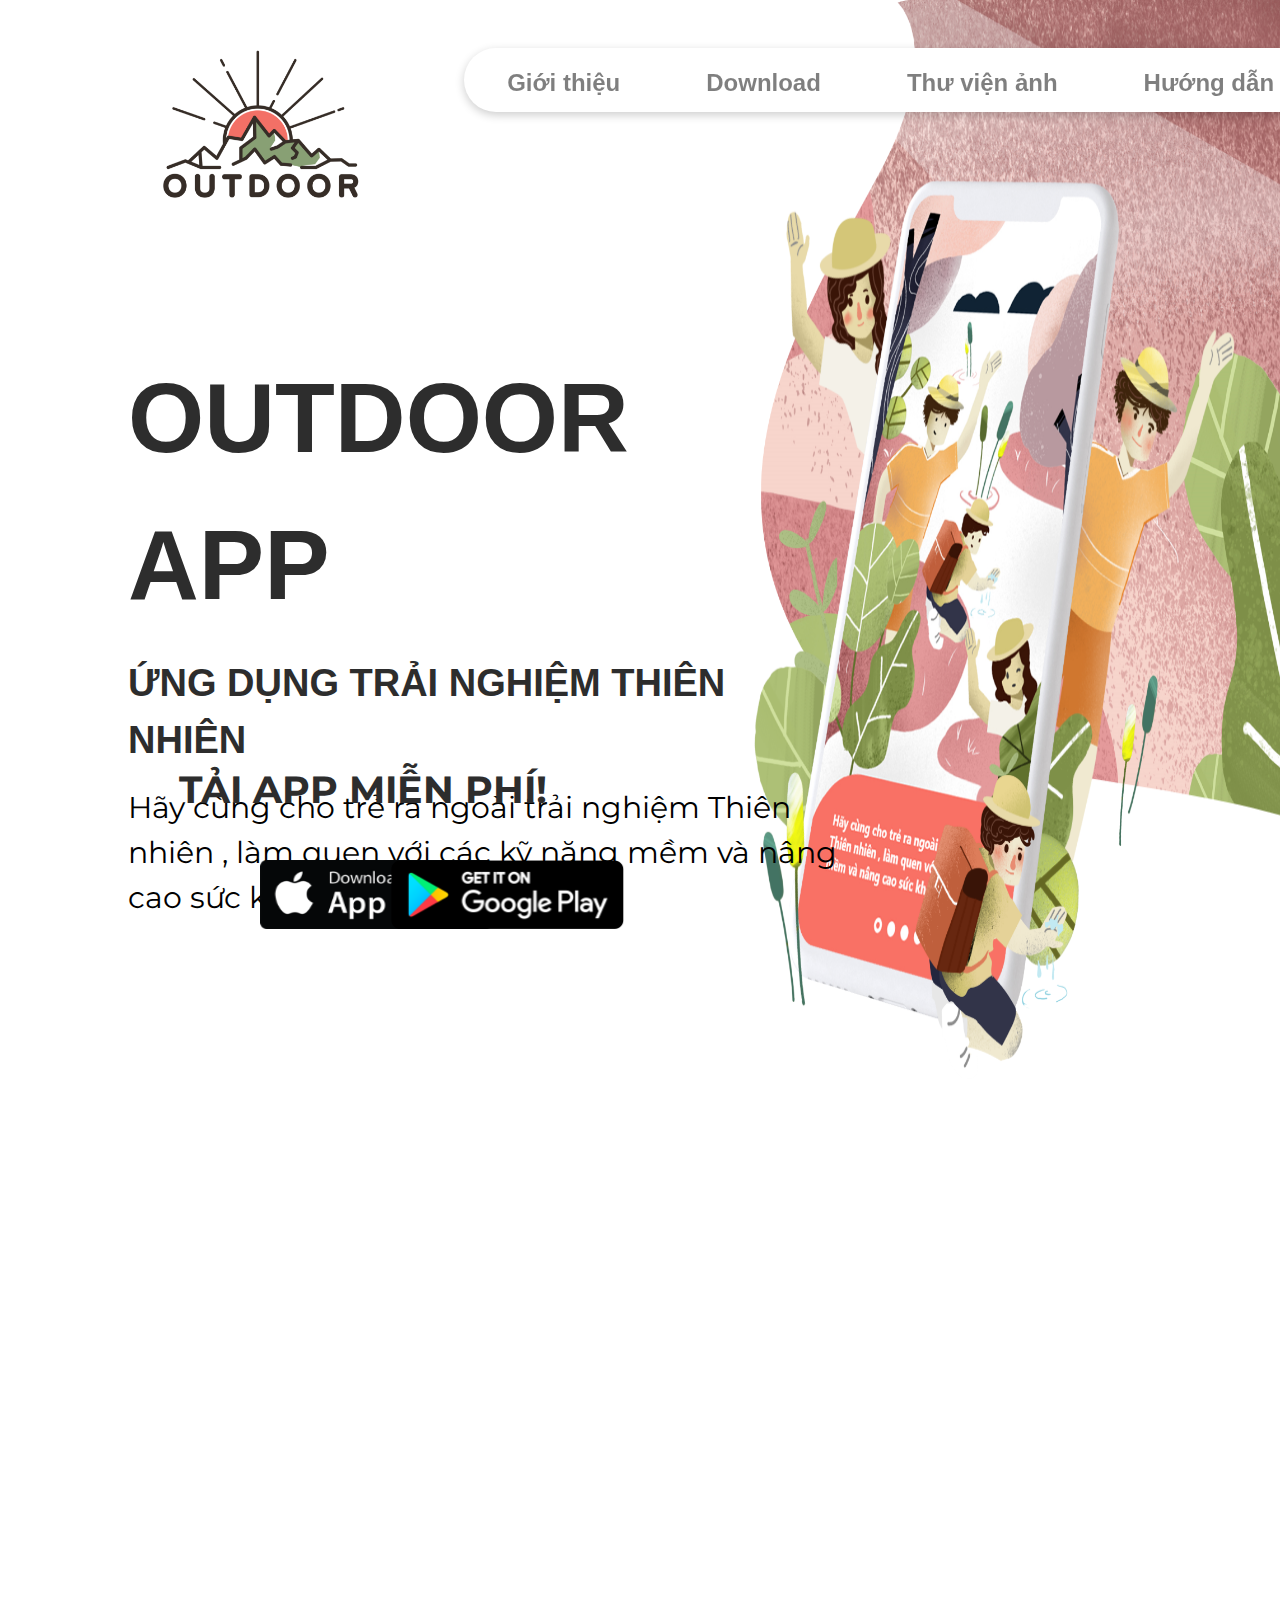
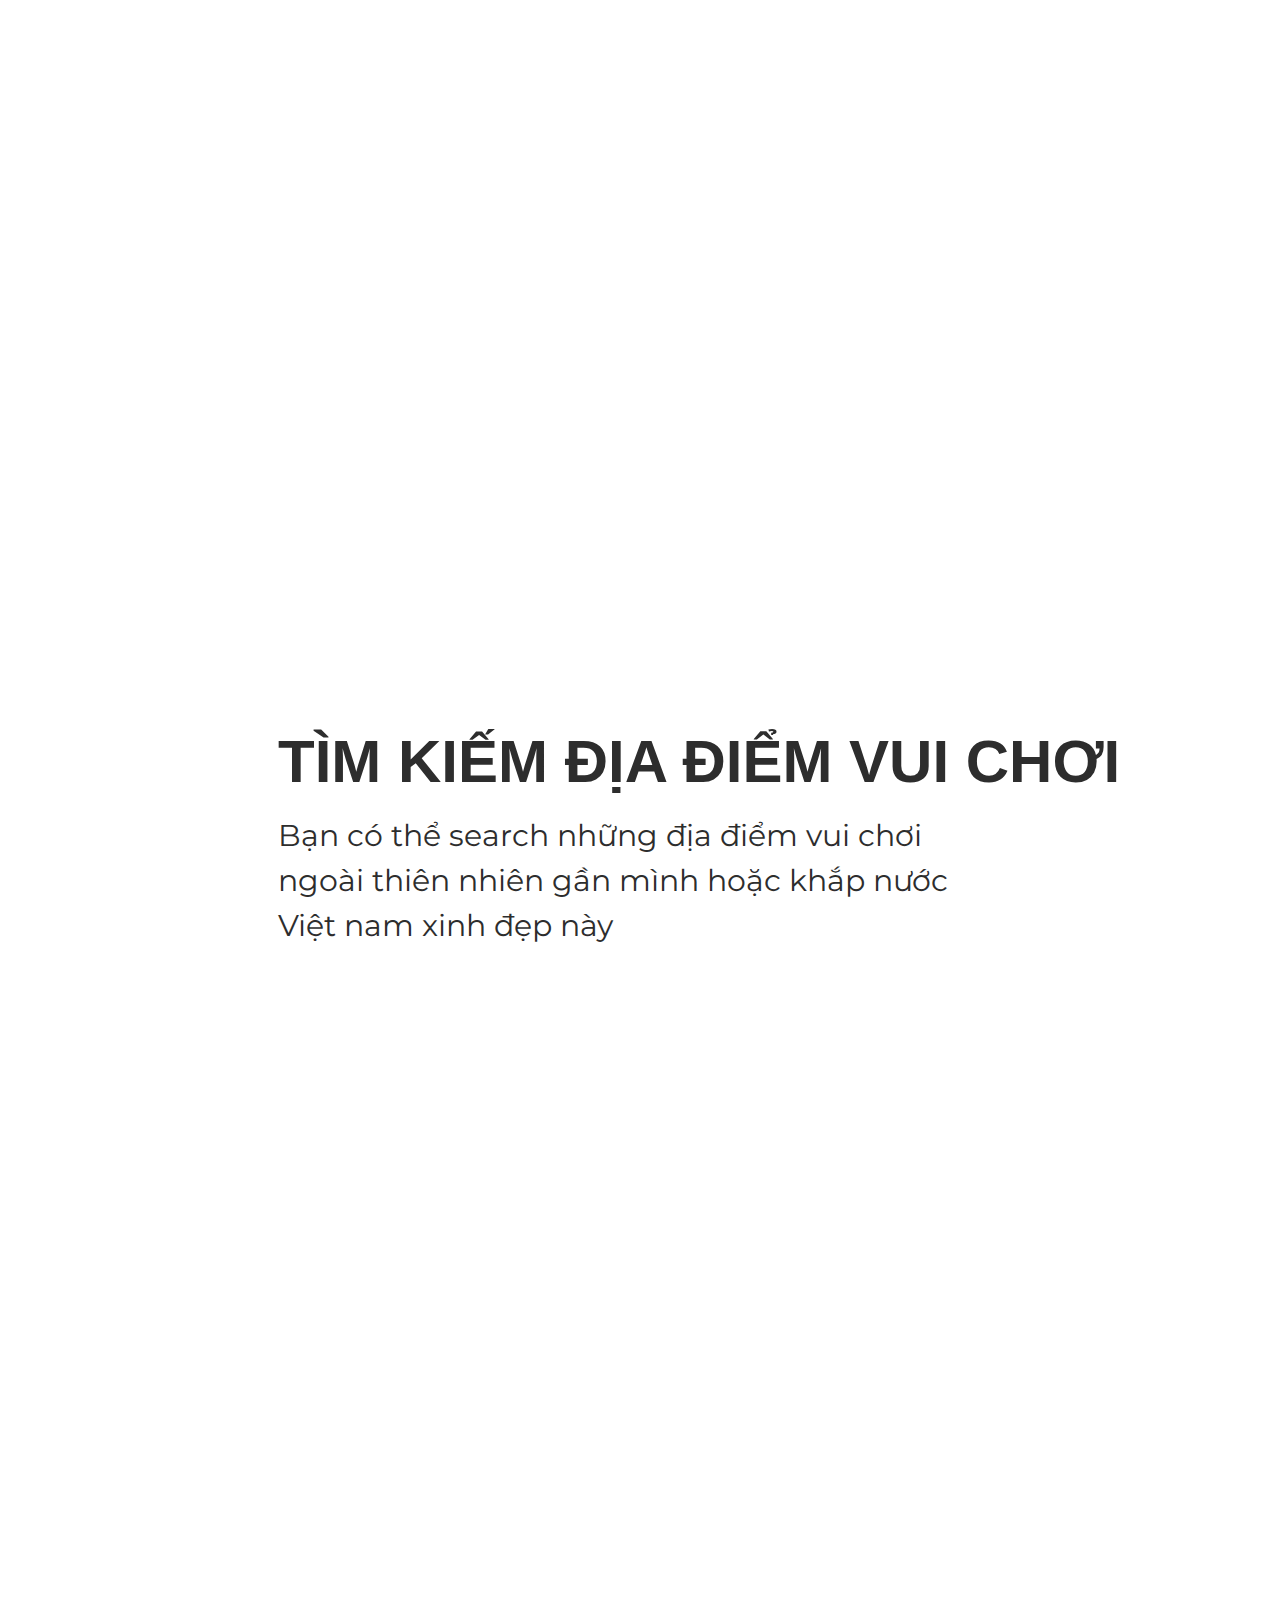
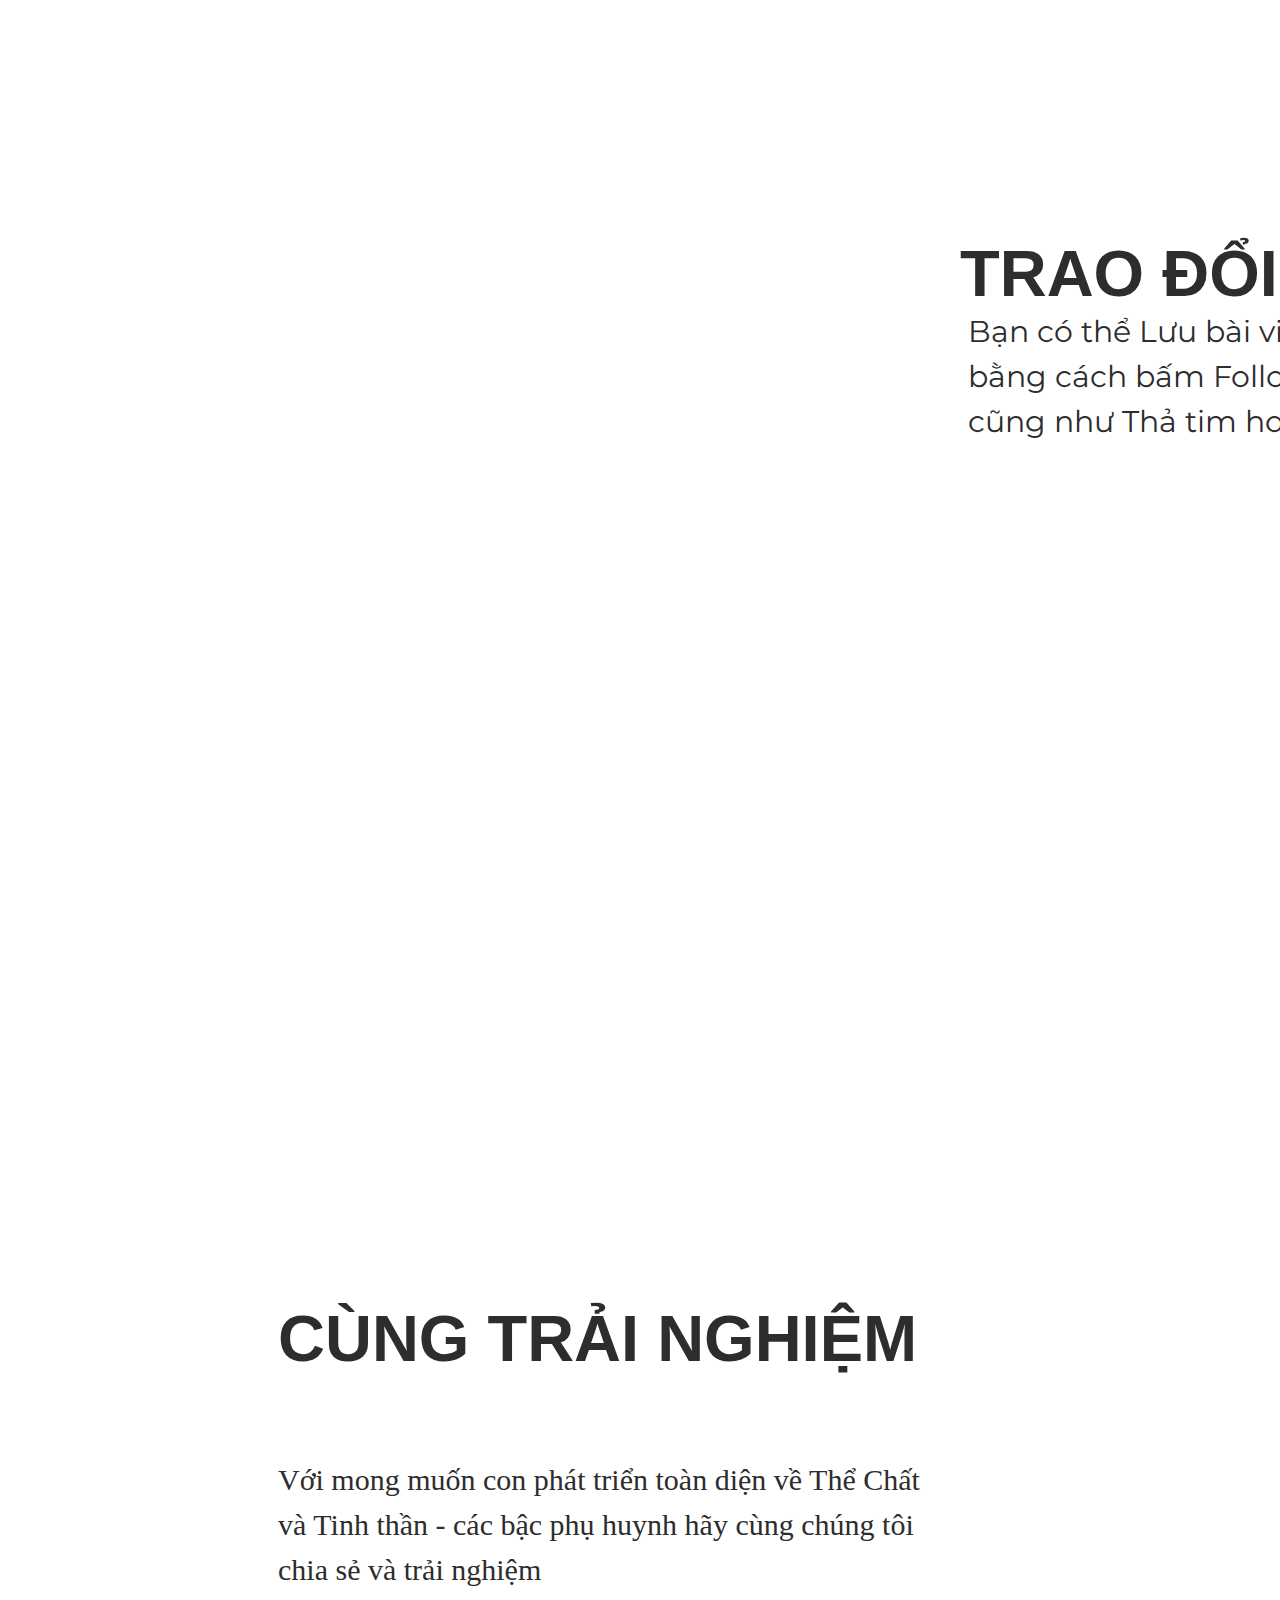
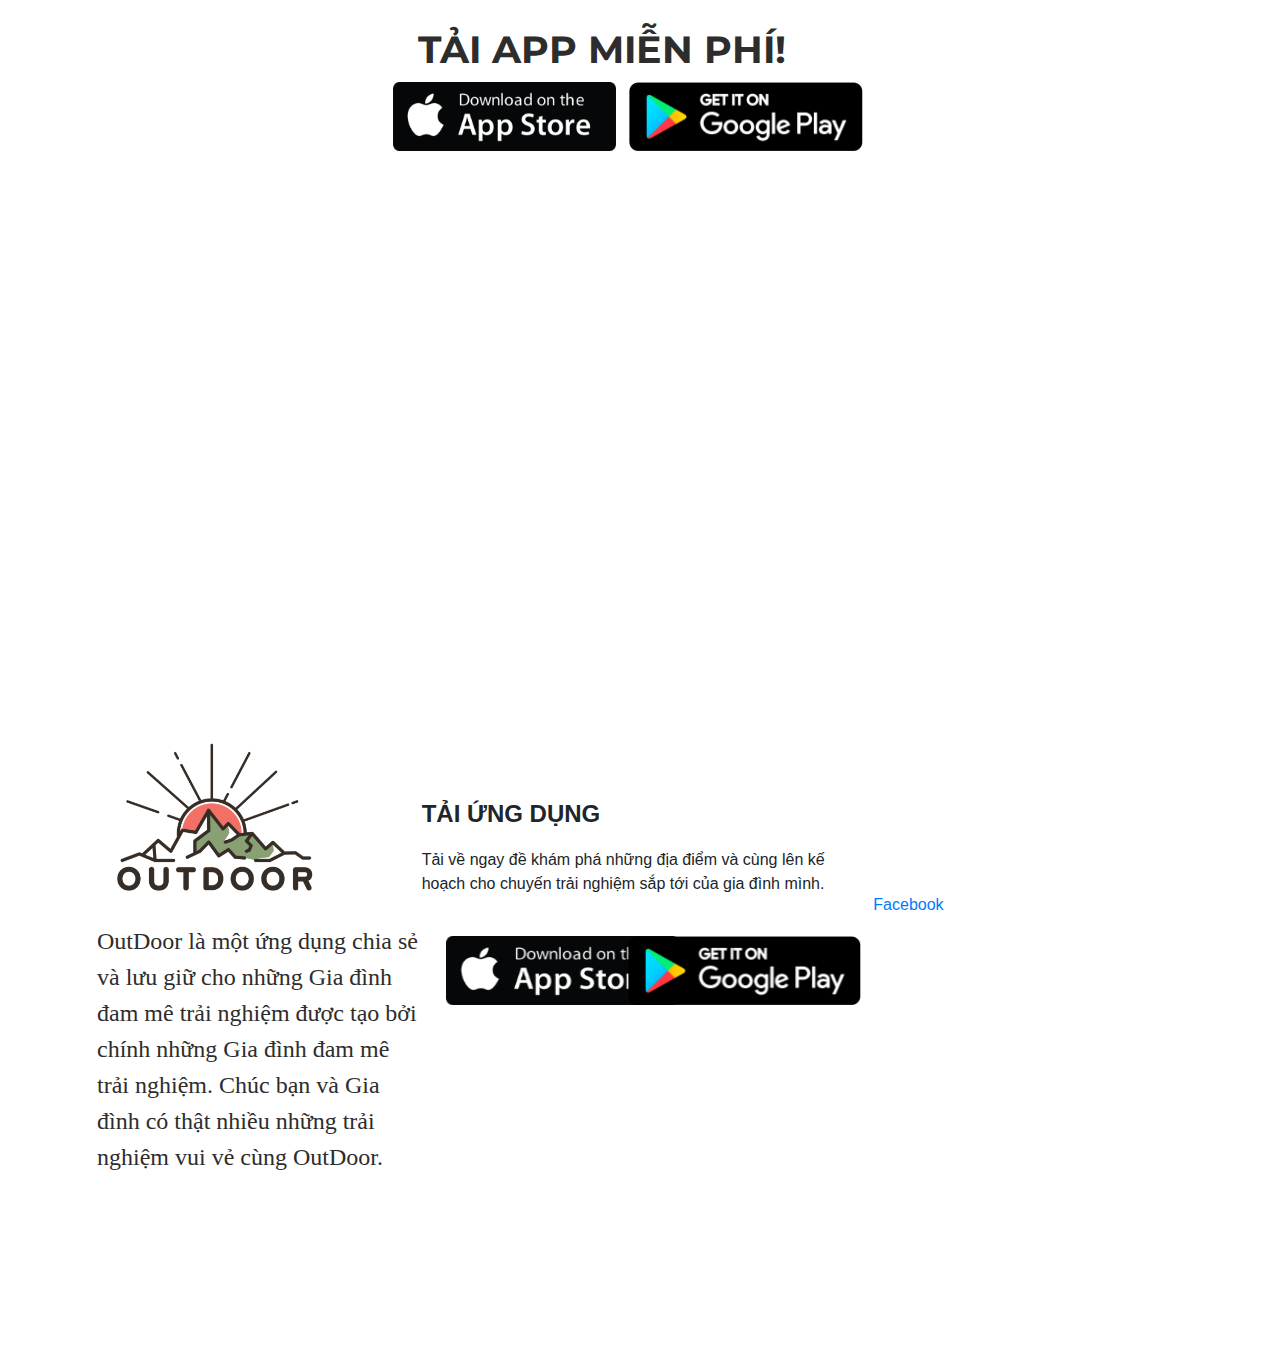
<file: index.html>
<!doctype html>
<html lang="en">

<head>
    <title>Giới Thiệu</title>
    <!-- Required meta tags -->
    <meta charset="utf-8">
    <meta name="viewport" content="width=device-width, initial-scale=1, shrink-to-fit=no">
    <link rel="stylesheet" href="style.css">
    <!-- Bootstrap CSS -->
    <link rel="stylesheet" href="https://stackpath.bootstrapcdn.com/bootstrap/4.3.1/css/bootstrap.min.css"
        integrity="sha384-ggOyR0iXCbMQv3Xipma34MD+dH/1fQ784/j6cY/iJTQUOhcWr7x9JvoRxT2MZw1T" crossorigin="anonymous">
    <!-- add font -->
    <link href="http://fonts.cdnfonts.com/css/segoe-ui-4" rel="stylesheet">
    <link href='https://fonts.googleapis.com/css?family=Montserrat' rel='stylesheet'>
    <link href='https://candyfonts.com/wp-data/2018/10/26/11264/UTM BryantLG.ttf' rel='stylesheet'>

    <link rel="stylesheet" href="responsive.css">
    <link rel="stylesheet" href="responsive-index.css">
</head>

<body>
    <div class="home">
        <div class="layer-1 ">
            <div class="row">
                <div class="col-xl-7">
                    <div class="row ">
                        <!-- logo -->
                        <div class="col-5 box-logo">

                            <a class="navbar-brand ml logo" href="#">
                                <img src="img/LOGO-OUTDOOR-01.png">
                            </a>

                        </div>
                        <!-- /logo -->
                        <!-- content -->
                        <div class="flex-column ml component_1">
                            <p class="text-1">outdoor app</p>
                            <p class="text-2">ứng dụng trải nghiệm thiên nhiên</p>
                            <p class="text-3">Hãy cùng cho trẻ ra ngoài trải nghiệm Thiên nhiên , làm quen với các kỹ
                                năng mềm và nâng cao sức khỏe </p>
                        </div>
                        <!-- content -->
                    </div>


                    <div class="flex-column row component_2 ">
                        <div class="row justify-content-center">
                            <p class="text-4">tải app miễn phí!</p>
                        </div>
                        <div class="row justify-content-center">


                            <div class="col-lg-5 col-md-12 p-md-4   ">
                                <a href="#" class="">
                                    <img src="img/appstore.png" class="img-1 fix-img  " alt="">
                                </a>
                            </div>
                            <div class="col-lg-5 col-md-12  p-md-4">
                                <a href="#" class="">
                                    <img src="img/download-android.png" class="img-1" alt="">
                                </a>
                            </div>


                        </div>
                    </div>

                </div>
                <!-- menu -->
                <div class="col-xl-5">
                    <nav class="navbar navbar-expand-lg navbar-light  sticky-top menu-mb">

                        <button class="navbar-toggler btn" type="button" data-toggle="collapse" data-target="#navbarNav"
                            aria-controls="navbarNav" aria-expanded="false" aria-label="Toggle navigation">
                            <span class="navbar-toggler-icon"></span>
                        </button>
                        <div class="collapse navbar-collapse" id="navbarNav">
                            <ul class="navbar-nav  menu menu-download">
                                <li class="nav-item ">
                                    <a class="nav-link text-menu" aria-current="page" href="index.html">Giới thiệu</a>
                                </li>
                                <li class="nav-item">
                                    <a class="nav-link text-menu" href="download.html">Download</a>
                                </li>
                                <li class="nav-item">
                                    <a class="nav-link text-menu" href="photo-library.html">Thư viện ảnh</a>
                                </li>
                                <li class="nav-item">
                                    <a class="nav-link text-menu" href="tutorial.html">Hướng dẫn</a>
                                </li>
                                <li class="nav-item">
                                    <a class="nav-link text-menu" href="contact.html">Liên hệ</a>
                                </li>
                            </ul>
                        </div>
                    </nav>

                    <img src="img/Component 2 – 1.png " class="background_1" alt="">
                </div>
                <!-- /menu -->
            </div>
        </div>

        <!-- content -->
        <div class="layer-2 flex-column">


            <p class="text-5"> đăng bài review</p>
            <p class="text-6">Bạn có thể đăng những bài review về địa điểm vui chơi ngoài trời mà mình đã đến bằng Hình
                Ảnh và Văn Bản hay kể cả là Dụng cụ mình đã sử dụng. </p>



        </div>

        <div class="layer-3">
            <p class="text-7">tìm kiếm địa điểm vui chơi</p>
            <p class="text-8">Bạn có thể search những địa điểm vui chơi ngoài thiên nhiên gần mình hoặc khắp nước Việt
                nam xinh đẹp này </p>

        </div>

        <div class="layer-4">
            <p class="text-9">trao đổi kinh nghiệm </p>
            <p class="text-10">Bạn có thể Lưu bài viết , giao lưu kết bạn bằng cách bấm Follow các Phụ huynh khác cũng
                như Thả tim hoặc Comment bài viết </p>

        </div>

        <div class="layer-5">
            <p class="text-11">cùng trải nghiệm </p>
            <p class="text-12">Với mong muốn con phát triển toàn diện về Thể Chất và Tinh thần - các bậc phụ huynh hãy
                cùng chúng tôi chia sẻ và trải nghiệm </p>
            <p class="text-13">tải app miễn phí!</p>

            <a href="#" class="p-2">
                <img src="img/appstore.png" class="img-2" alt="">
            </a>
            <a href="#" class="p-2">
                <img src="img/download-android.png" class="img-3" alt="">
            </a>



        </div>
        <!-- /content -->
        <!-- footer -->
        <div class="layer-6 row">
            <div class="col-lg-4 col-md-12 ">
                <div class="row  ">
                    <a href="#" class="logo-ft">
                        <img src="img/LOGO-OUTDOOR-01.png" alt="">
                    </a>
                </div>
                <div class="row">
                    <p class=" text-14">OutDoor là một ứng dụng chia sẻ và lưu giữ cho những Gia đình đam mê trải nghiệm
                        được tạo bởi chính những Gia đình đam mê trải nghiệm.
                        Chúc bạn và Gia đình có thật nhiều những trải nghiệm vui vẻ cùng OutDoor.</p>
                </div>
            </div>
            <div class="col-lg-4 col-md-12 align-self-center box-1">
                <div class="row">
                    <p class="text-15">TẢI ỨNG DỤNG</p>
                    <p class="text-16">Tải về ngay đề khám phá những địa điểm và cùng lên kế hoạch cho chuyến trải
                        nghiệm sắp tới của gia đình mình.</p>
                </div>
                <div class="row">
                    <div class="col-lg-5 col-md-12 p-md-4 ">
                        <a href="#" class="">
                            <img src="img/appstore.png" class="img-1" alt="">
                        </a>
                    </div>
                    <div class="col-lg-5 col-md-12 p-md-4">
                        <a href="#" class="">
                            <img src="img/download-android.png" class="img-1" alt="">
                        </a>
                    </div>
                </div>

            </div>
            <div class="col-lg-4 col-md-12 align-self-center box-1">
                <div class="fb-page" data-href="https://www.facebook.com/facebook" data-tabs="timeline" data-width="390"
                    data-height="355" data-small-header="true" data-adapt-container-width="true" data-hide-cover="true"
                    data-show-facepile="true">
                    <blockquote cite="https://www.facebook.com/facebook" class="fb-xfbml-parse-ignore"><a
                            href="https://www.facebook.com/facebook">Facebook</a></blockquote>
                </div>
            </div>
        </div>
        <!-- /footer -->













        <!-- Optional JavaScript -->
        <!-- jQuery first, then Popper.js, then Bootstrap JS -->
        <script async defer crossorigin="anonymous"
            src="https://connect.facebook.net/vi_VN/sdk.js#xfbml=1&version=v11.0" nonce="gGGElQl7"></script>
        <script src="https://code.jquery.com/jquery-3.3.1.slim.min.js"
            integrity="sha384-q8i/X+965DzO0rT7abK41JStQIAqVgRVzpbzo5smXKp4YfRvH+8abtTE1Pi6jizo" crossorigin="anonymous">
        </script>
        <script src="https://cdnjs.cloudflare.com/ajax/libs/popper.js/1.14.7/umd/popper.min.js"
            integrity="sha384-UO2eT0CpHqdSJQ6hJty5KVphtPhzWj9WO1clHTMGa3JDZwrnQq4sF86dIHNDz0W1" crossorigin="anonymous">
        </script>
        <script src="https://stackpath.bootstrapcdn.com/bootstrap/4.3.1/js/bootstrap.min.js"
            integrity="sha384-JjSmVgyd0p3pXB1rRibZUAYoIIy6OrQ6VrjIEaFf/nJGzIxFDsf4x0xIM+B07jRM" crossorigin="anonymous">
        </script>

</body>

</html>
</file>
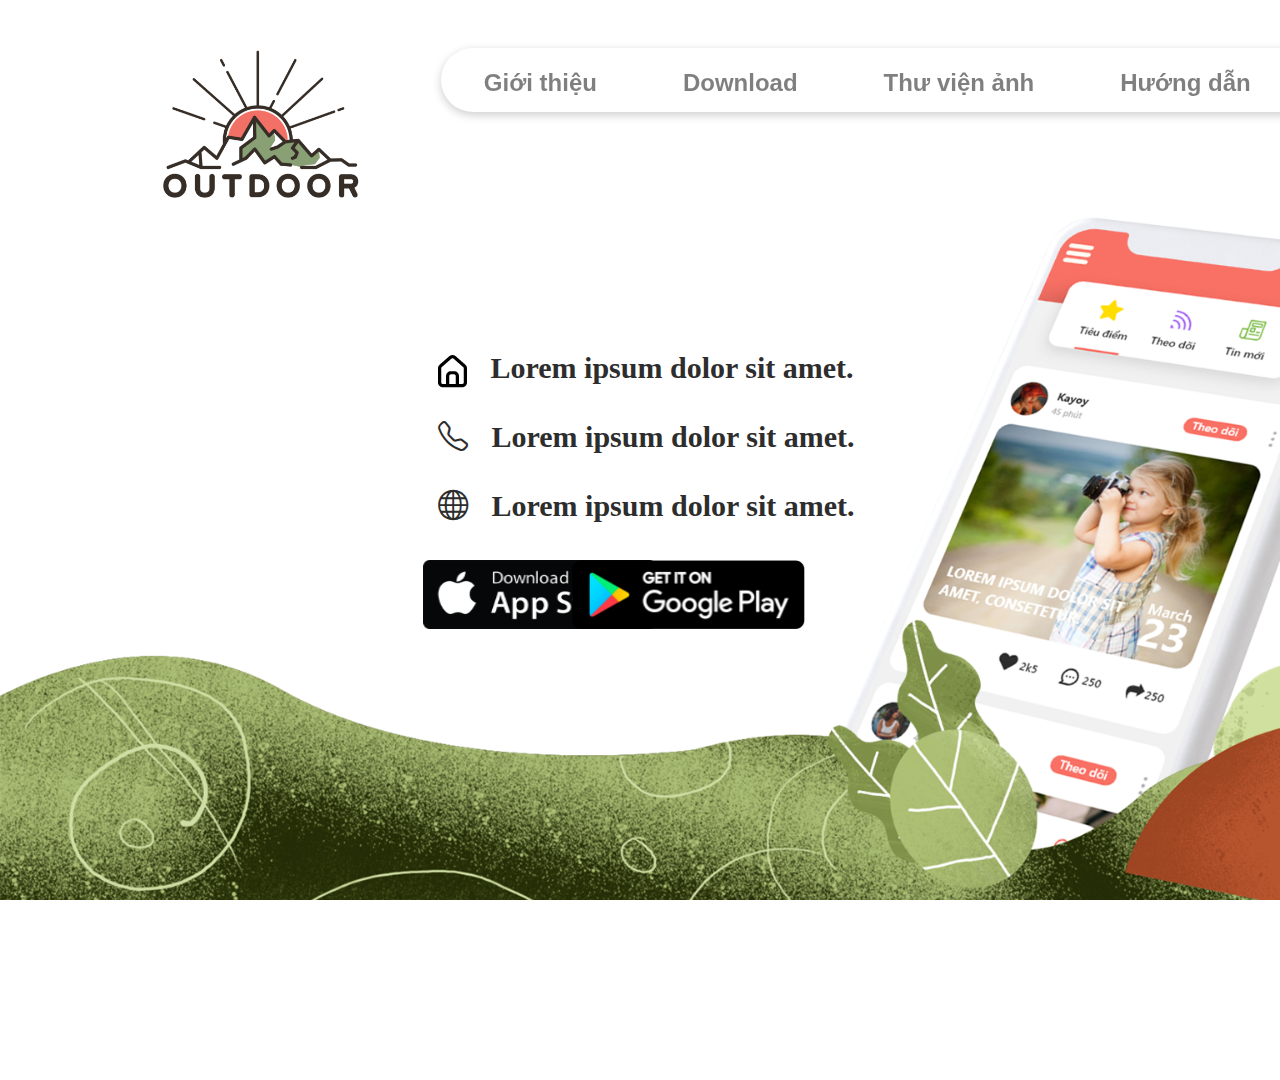
<file: contact.html>
<!doctype html>
<html lang="en">

<head>
    <title>Title</title>
    <!-- Required meta tags -->
    <meta charset="utf-8">
    <meta name="viewport" content="width=device-width, initial-scale=1, shrink-to-fit=no">

    <!-- Bootstrap CSS -->
    <link rel="stylesheet" href="style.css">
    <link rel="stylesheet" href="https://stackpath.bootstrapcdn.com/bootstrap/4.3.1/css/bootstrap.min.css"
        integrity="sha384-ggOyR0iXCbMQv3Xipma34MD+dH/1fQ784/j6cY/iJTQUOhcWr7x9JvoRxT2MZw1T" crossorigin="anonymous">
    <link rel="stylesheet" href="https://cdn.jsdelivr.net/npm/bootstrap-icons@1.3.0/font/bootstrap-icons.css">
    <link rel="stylesheet" href="responsive.css">
</head>

<body>
    <div class="contact">
        <div class="layer-contact">

            <div class="row">
                <!-- logo -->
                <div class="col-5 box-logo">

                    <a class="navbar-brand ml logo" href="#">
                        <img src="img/LOGO-OUTDOOR-01.png">
                    </a>

                </div>
                <!-- /logo -->
                <!-- menu -->
                <nav class="navbar navbar-expand-lg navbar-light  sticky-top menu-mb">

                    <button class="navbar-toggler btn1 btn" type="button" data-toggle="collapse"
                        data-target="#navbarNav" aria-controls="navbarNav" aria-expanded="false"
                        aria-label="Toggle navigation">
                        <span class="navbar-toggler-icon"></span>
                    </button>
                    <div class="collapse navbar-collapse" id="navbarNav">
                        <ul class="navbar-nav  menu menu-download">
                            <li class="nav-item ">
                                <a class="nav-link text-menu" aria-current="page" href="index.html">Giới thiệu</a>
                            </li>
                            <li class="nav-item">
                                <a class="nav-link text-menu" href="download.html">Download</a>
                            </li>
                            <li class="nav-item">
                                <a class="nav-link text-menu" href="photo-library.html">Thư viện ảnh</a>
                            </li>
                            <li class="nav-item">
                                <a class="nav-link text-menu" href="tutorial.html">Hướng dẫn</a>
                            </li>
                            <li class="nav-item">
                                <a class="nav-link text-menu" href="contact.html">Liên hệ</a>
                            </li>
                        </ul>
                    </div>
                </nav>
                <!-- /menu -->
            </div>
            <!-- content -->
            <div class="row flex-column box-contact">
                <div class="row ml-2  flex-column">
                    <a href="#" class="flex-row mb-4 d-block text-21 mr-1">
                        <img src="img/Path 6.png" class="mr-3" alt="">
                        Lorem ipsum dolor sit amet.
                    </a>
                    <a href="#" class="mb-4 text-21"><i class="bi bi-telephone  mr-3">

                        </i>Lorem ipsum dolor sit amet.</a>
                    <a href="#" class="mb-4 text-21"><i class="bi bi-globe mr-3">

                        </i>Lorem ipsum dolor sit amet.</a>

                </div>
                <div class="row">
                    <a href="#" class="p-2 col-xl-2 col-sm-12">
                        <img src="img/appstore.png" class="img-1" alt="">
                    </a>
                    <a href="#" class="p-2 col-xl-2 col-sm-12">
                        <img src="img/download-android.png" class="img-1" alt="">
                    </a>
                </div>
            </div>
            <!-- content -->

        </div>
    </div>










    <!-- Optional JavaScript -->
    <!-- jQuery first, then Popper.js, then Bootstrap JS -->
    <script async defer crossorigin="anonymous" src="https://connect.facebook.net/vi_VN/sdk.js#xfbml=1&version=v11.0"
        nonce="gGGElQl7"></script>
    <script src="https://code.jquery.com/jquery-3.3.1.slim.min.js"
        integrity="sha384-q8i/X+965DzO0rT7abK41JStQIAqVgRVzpbzo5smXKp4YfRvH+8abtTE1Pi6jizo" crossorigin="anonymous">
    </script>
    <script src="https://cdnjs.cloudflare.com/ajax/libs/popper.js/1.14.7/umd/popper.min.js"
        integrity="sha384-UO2eT0CpHqdSJQ6hJty5KVphtPhzWj9WO1clHTMGa3JDZwrnQq4sF86dIHNDz0W1" crossorigin="anonymous">
    </script>
    <script src="https://stackpath.bootstrapcdn.com/bootstrap/4.3.1/js/bootstrap.min.js"
        integrity="sha384-JjSmVgyd0p3pXB1rRibZUAYoIIy6OrQ6VrjIEaFf/nJGzIxFDsf4x0xIM+B07jRM" crossorigin="anonymous">
    </script>
</body>

</html>
</file>
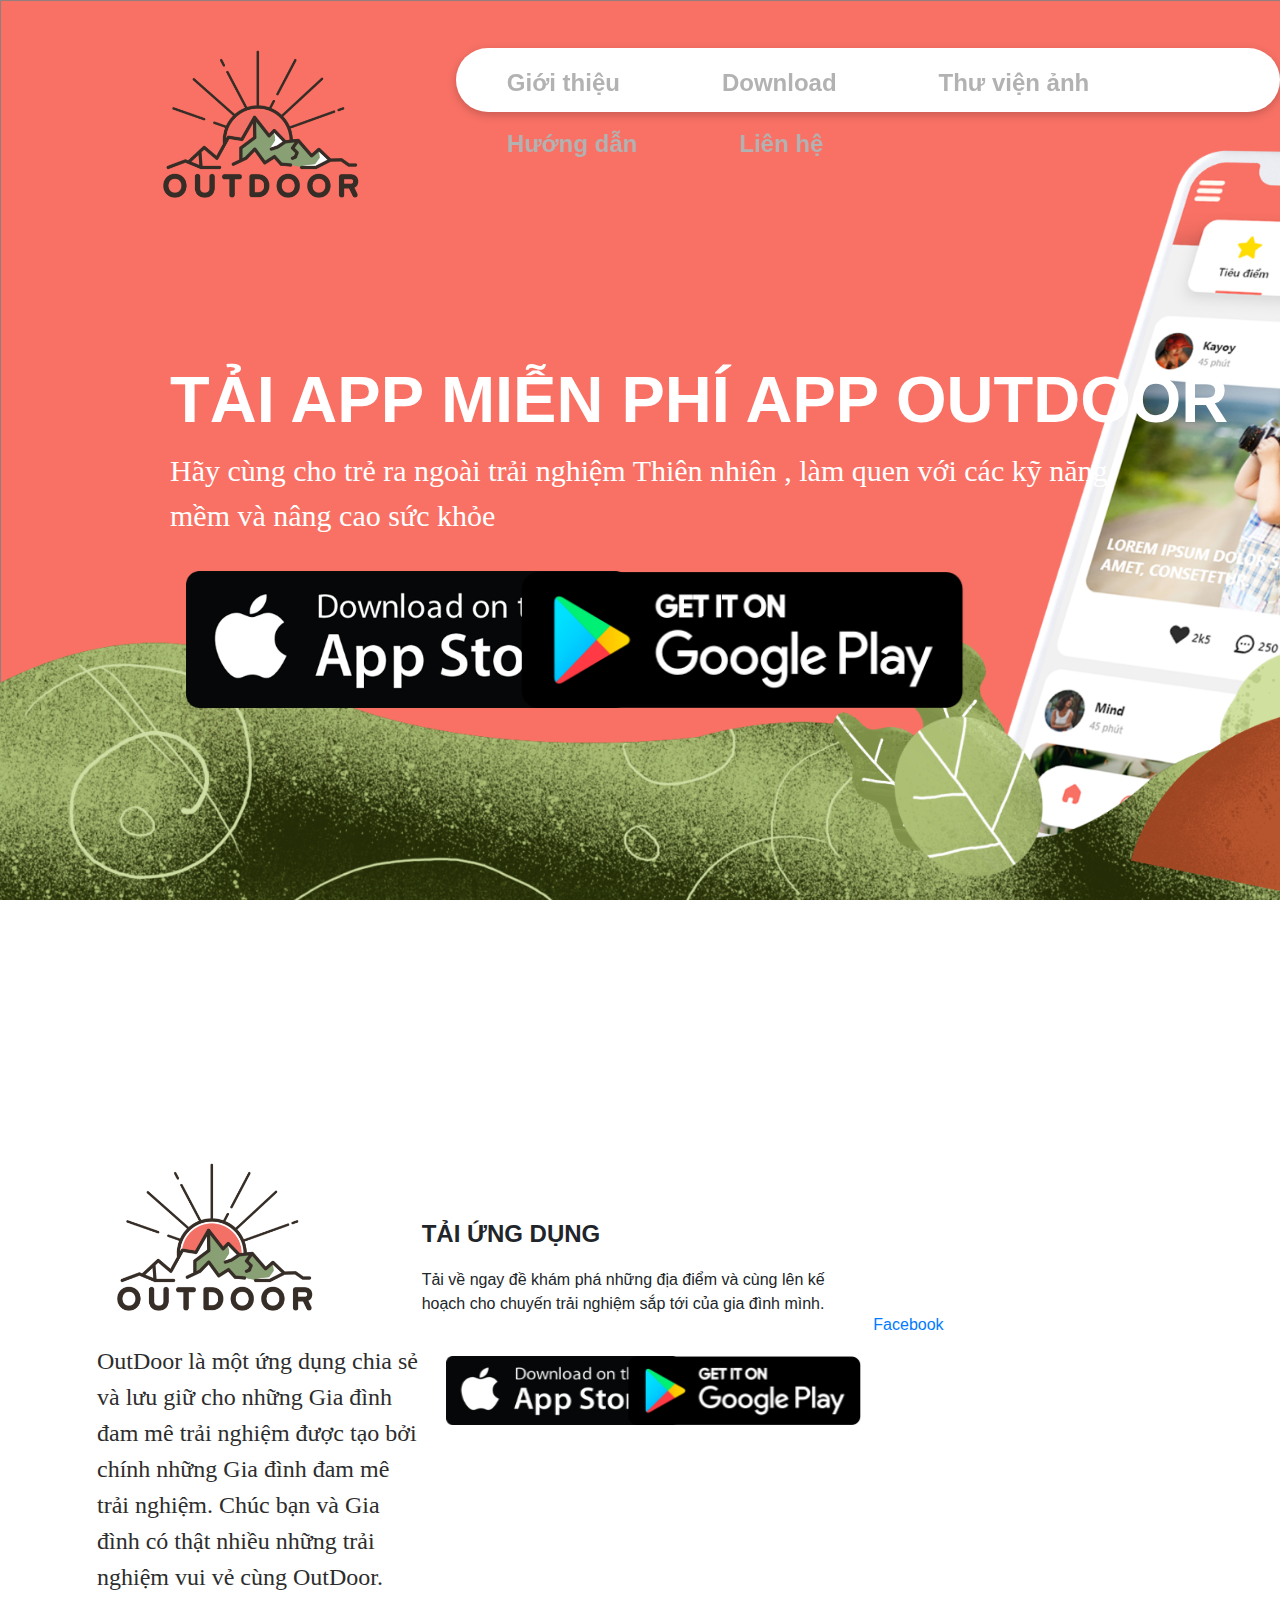
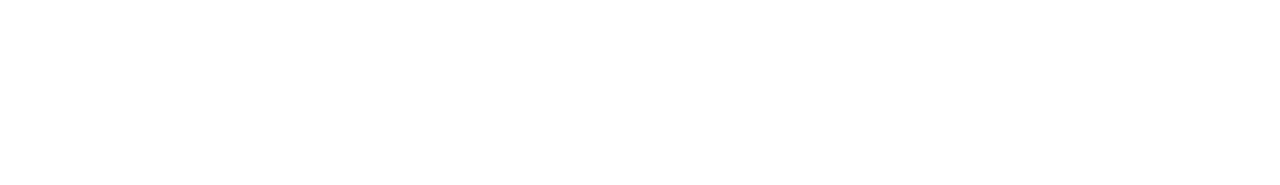
<file: download.html>
<!doctype html>
<html lang="en">

<head>
    <title>Download</title>
    <!-- Required meta tags -->
    <meta charset="utf-8">
    <meta name="viewport" content="width=device-width, initial-scale=1, shrink-to-fit=no">

    <!-- Bootstrap CSS -->
    <link rel="stylesheet" href="https://stackpath.bootstrapcdn.com/bootstrap/4.3.1/css/bootstrap.min.css"
        integrity="sha384-ggOyR0iXCbMQv3Xipma34MD+dH/1fQ784/j6cY/iJTQUOhcWr7x9JvoRxT2MZw1T" crossorigin="anonymous">
    <link rel="stylesheet" href="style.css">
    <link rel="stylesheet" href="responsive.css">
</head>

<body>
    <div class="download">
        <div class="layer-download">
            <div class="row">
                <!-- logo -->
                <div class="col-5  box-logo">
                    <a class="navbar-brand ml logo" href="#">
                        <img src="img/LOGO-OUTDOOR-01.png">
                    </a>
                    <!-- /logo -->

                </div>
                <!-- menu -->
                <div class="col-7">
                    <nav class="navbar navbar-expand-lg navbar-light  sticky-top menu-mb">
                        <button class="navbar-toggler btn" type="button" data-toggle="collapse" data-target="#navbarNav"
                            aria-controls="navbarNav" aria-expanded="false" aria-label="Toggle navigation">
                            <span class="navbar-toggler-icon"></span>
                        </button>
                        <div class="collapse navbar-collapse" id="navbarNav">
                            <ul class="nav menu menu-download">
                                <li class="nav-item">
                                    <a class="nav-link text-menu" aria-current="page" href="index.html">Giới thiệu</a>
                                </li>
                                <li class="nav-item">
                                    <a class="nav-link text-menu" href="download.html">Download</a>
                                </li>
                                <li class="nav-item">
                                    <a class="nav-link text-menu" href="photo-library.html">Thư viện ảnh</a>
                                </li>
                                <li class="nav-item ">
                                    <a class="nav-link text-menu" href="tutorial.html">Hướng dẫn</a>
                                </li>
                                <li class="nav-item">
                                    <a class="nav-link text-menu" href="contact.html">Liên hệ</a>
                                </li>
                            </ul>
                        </div>
                    </nav>
                </div>
            </div>
            <!-- /menu -->

            <!-- content -->
            <div class="row flex-column box-download-mb">
                <div class="row justify-content-start">
                    <p class="text-17">tải app miễn phí app outdoor</p>
                </div>
                <div class="row justify-content-start">
                    <p class="text-18">Hãy cùng cho trẻ ra ngoài trải nghiệm Thiên nhiên , làm quen với các kỹ năng mềm
                        và nâng cao sức khỏe </p>
                </div>
                <div class="row justify-content-sm-start img-download">

                    <div class="col-md-12 col-lg-3 mr-5 left-mb ">
                        <a href="#" class="p-2">
                            <img src="img/appstore-download.png" id="appstore" class="img-1-dl" alt="">
                        </a>
                    </div>
                    <div class="col-md-12 col-lg-3 mr-5 left-mb">
                        <a href="#" class="p-2 ">
                            <img src="img/download-android-download.png" class="img-1-dl" alt="">
                        </a>
                    </div>

                </div>


            </div>
         
        </div>
           <!-- /content -->
        <!-- footer -->
        <div class="layer-6 row">
            <div class="col-lg-4 col-md-12 ">
                <div class="row  ">
                    <a href="#" class="logo-ft">
                        <img src="img/LOGO-OUTDOOR-01.png" alt="">
                    </a>
                </div>
                <div class="row">
                    <p class=" text-14">OutDoor là một ứng dụng chia sẻ và lưu giữ cho những Gia đình đam mê trải nghiệm
                        được tạo bởi chính những Gia đình đam mê trải nghiệm.
                        Chúc bạn và Gia đình có thật nhiều những trải nghiệm vui vẻ cùng OutDoor.</p>
                </div>
            </div>
            <div class="col-lg-4 col-md-12 align-self-center box-1">
                <div class="row">
                    <p class="text-15">TẢI ỨNG DỤNG</p>
                    <p class="text-16">Tải về ngay đề khám phá những địa điểm và cùng lên kế hoạch cho chuyến trải
                        nghiệm sắp tới của gia đình mình.</p>
                </div>
                <div class="row">
                    <div class="col-lg-5 col-md-12 p-md-4 ">
                        <a href="#" class="">
                            <img src="img/appstore.png" class="img-1" alt="">
                        </a>
                    </div>
                    <div class="col-lg-5 col-md-12 p-md-4">
                        <a href="#" class="">
                            <img src="img/download-android.png" class="img-1" alt="">
                        </a>
                    </div>
                </div>

            </div>
            <div class="col-lg-4 col-md-12 align-self-center box-1">
                <div class="fb-page" data-href="https://www.facebook.com/facebook" data-tabs="timeline" data-width="390"
                    data-height="355" data-small-header="true" data-adapt-container-width="true" data-hide-cover="true"
                    data-show-facepile="true">
                    <blockquote cite="https://www.facebook.com/facebook" class="fb-xfbml-parse-ignore"><a
                            href="https://www.facebook.com/facebook">Facebook</a></blockquote>
                </div>
            </div>
        </div>




    </div>

    <!-- /footer -->










    <!-- Optional JavaScript -->
    <!-- jQuery first, then Popper.js, then Bootstrap JS -->
    <script async defer crossorigin="anonymous" src="https://connect.facebook.net/vi_VN/sdk.js#xfbml=1&version=v11.0"
        nonce="gGGElQl7"></script>
    <script src="https://code.jquery.com/jquery-3.3.1.slim.min.js"
        integrity="sha384-q8i/X+965DzO0rT7abK41JStQIAqVgRVzpbzo5smXKp4YfRvH+8abtTE1Pi6jizo" crossorigin="anonymous">
    </script>
    <script src="https://cdnjs.cloudflare.com/ajax/libs/popper.js/1.14.7/umd/popper.min.js"
        integrity="sha384-UO2eT0CpHqdSJQ6hJty5KVphtPhzWj9WO1clHTMGa3JDZwrnQq4sF86dIHNDz0W1" crossorigin="anonymous">
    </script>
    <script src="https://stackpath.bootstrapcdn.com/bootstrap/4.3.1/js/bootstrap.min.js"
        integrity="sha384-JjSmVgyd0p3pXB1rRibZUAYoIIy6OrQ6VrjIEaFf/nJGzIxFDsf4x0xIM+B07jRM" crossorigin="anonymous">
    </script>
</body>




</html>
</file>
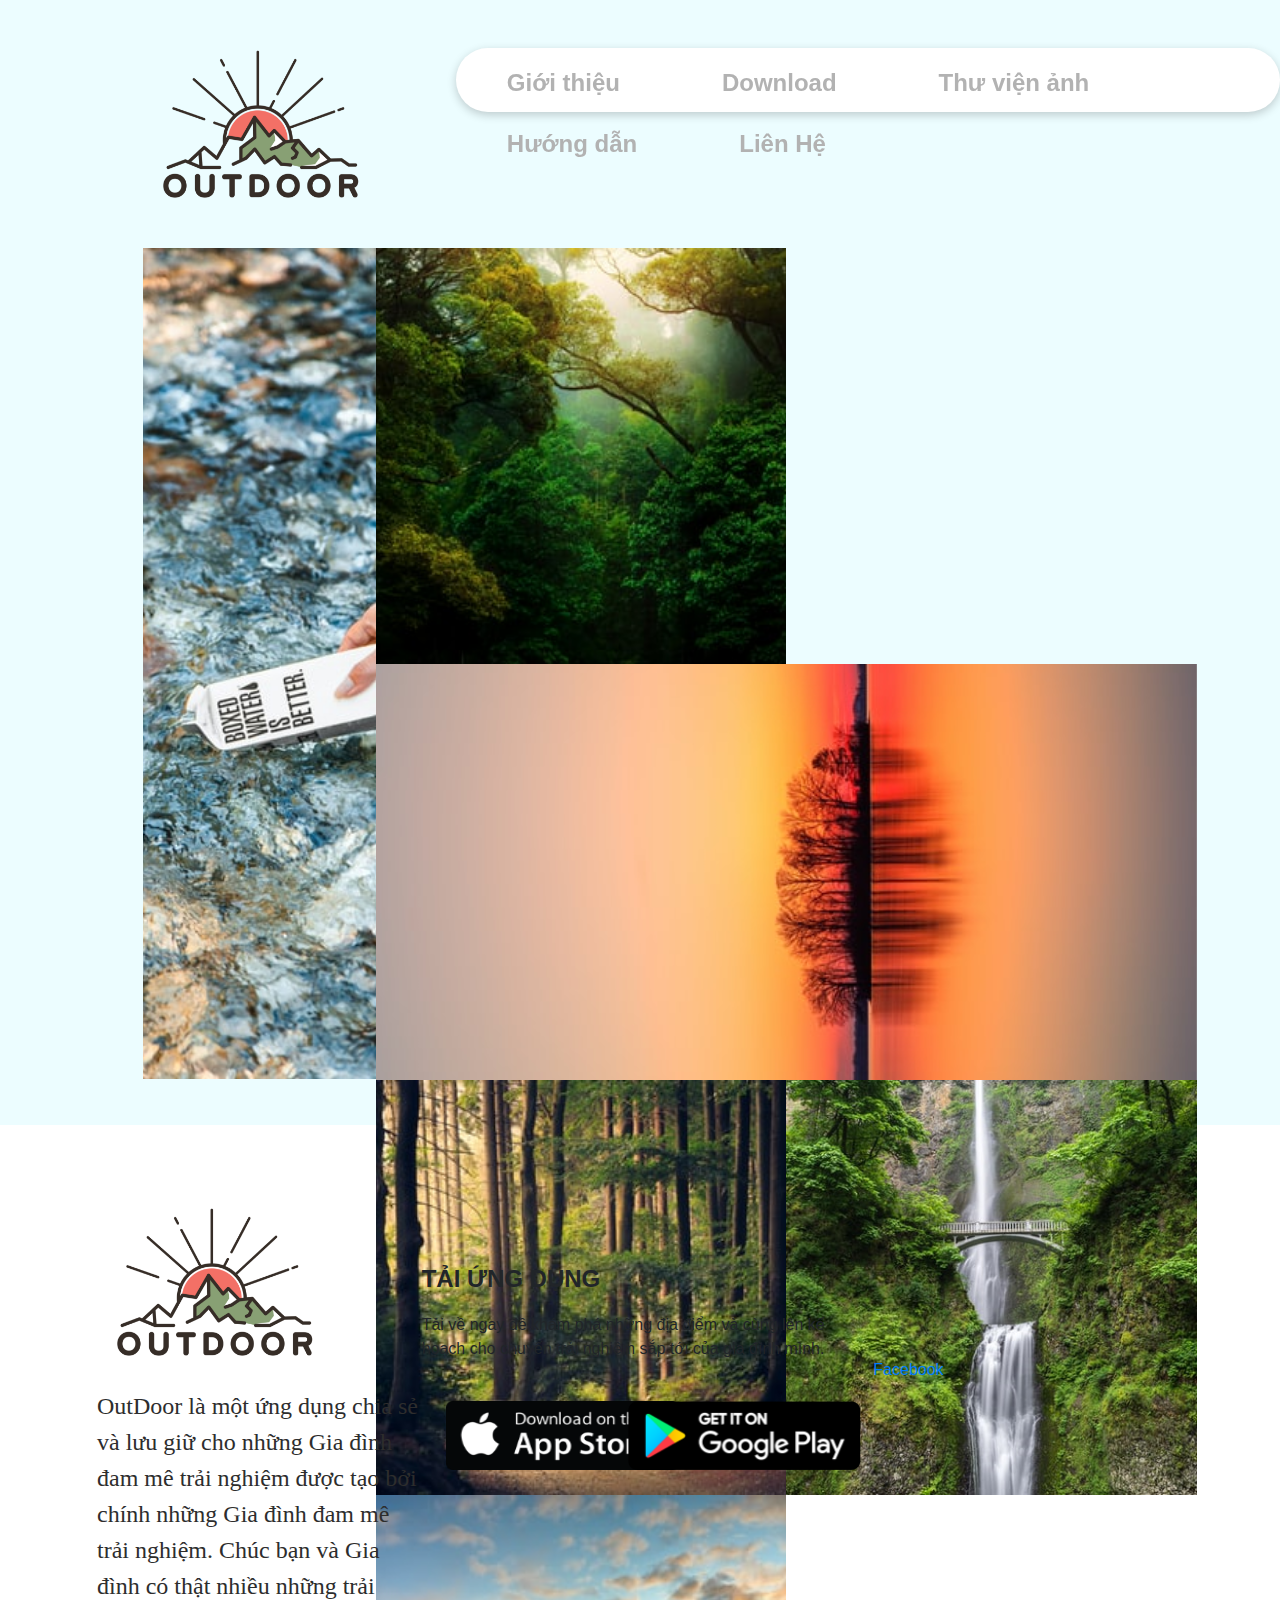
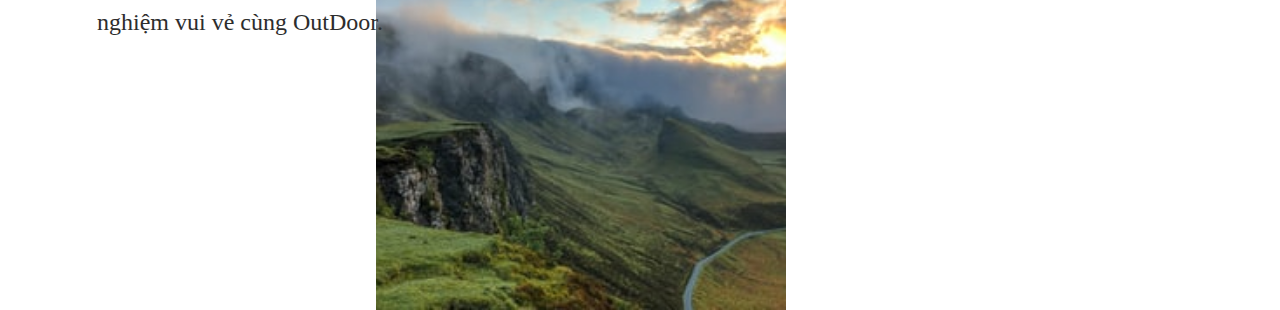
<file: photo-library.html>
<!doctype html>
<html lang="en">

<head>
    <title>Title</title>
    <!-- Required meta tags -->
    <meta charset="utf-8">
    <meta name="viewport" content="width=device-width, initial-scale=1, shrink-to-fit=no">

    <!-- Bootstrap CSS -->

    <link rel="stylesheet" href="https://stackpath.bootstrapcdn.com/bootstrap/4.3.1/css/bootstrap.min.css"
        integrity="sha384-ggOyR0iXCbMQv3Xipma34MD+dH/1fQ784/j6cY/iJTQUOhcWr7x9JvoRxT2MZw1T" crossorigin="anonymous">
    <link rel="stylesheet" href="style.css">
    <link rel="stylesheet" href="responsive.css">
</head>

<body>
    <div class="photo-library">
        <div class="photo">
            <div class="row">
                <!-- logo -->
                <div class="col-5 box-logo">

                    <a class="navbar-brand ml logo" href="#">
                        <img src="img/LOGO-OUTDOOR-01.png">
                    </a>

                </div>
                <!-- /logo -->
                <!-- menu -->
                <div class="col-7">
                    <nav class="navbar navbar-expand-lg navbar-light  sticky-top menu-mb">
                        <button class="navbar-toggler btn" type="button" data-toggle="collapse" data-target="#navbarNav"
                            aria-controls="navbarNav" aria-expanded="false" aria-label="Toggle navigation">
                            <span class="navbar-toggler-icon"></span>
                        </button>
                        <div class="collapse navbar-collapse" id="navbarNav">
                            <ul class="nav menu menu-download">
                                <li class="nav-item">
                                    <a class="nav-link text-menu" aria-current="page" href="index.html">Giới thiệu</a>
                                </li>
                                <li class="nav-item">
                                    <a class="nav-link text-menu" href="download.html">Download</a>
                                </li>
                                <li class="nav-item">
                                    <a class="nav-link text-menu" href="photo-library.html">Thư viện ảnh</a>
                                </li>
                                <li class="nav-item ">
                                    <a class="nav-link text-menu" href="tutorial.html">Hướng dẫn</a>
                                </li>
                                <li class="nav-item">
                                    <a class="nav-link text-menu" href="contact.html">Liên Hệ</a>
                                </li>
                            </ul>
                        </div>
                    </nav>
                </div>
                <!-- /menu -->
            </div>
            <!-- content -->
            <div class="row box-photo">
                <div class="col-lg-3 col-md-12 box-photo-1">
                    <a href="#">
                        <img src="img/Rectangle9.png" alt="">
                    </a>
                </div>
                <div class="col-lg-9 col-md-12 p-0">
                    <div class="row m-0">
                        <div class="">
                            <a href="#">
                                <img src="img/Rectangle11.png" alt="">
                            </a>
                        </div>
                        <div class="">
                            <a href="#">
                                <img src="img/Rectangle12.png" alt="">
                            </a>
                        </div>
                    </div>
                    <div class="row 0 box-photo-3">
                        <div class="">
                            <a href="#">
                                <img src="img/Rectangle10.png" alt="">
                            </a>
                        </div>
                        <div class="">
                            <a href="#">
                                <img src="img/Rectangle13.png" alt="">
                            </a>
                        </div>
                        <div class="">
                            <a href="#">
                                <img src="img/Rectangle14.png" alt="">
                            </a>
                        </div>
                    </div>
                </div>

            </div>


            <!-- slideshow for mobile -->

            <div id="carouselExampleIndicators" class="carousel slide slideshow" data-ride="carousel">
                <ol class="carousel-indicators">
                    <li data-target="#carouselExampleIndicators" data-slide-to="0" class="active"></li>
                    <li data-target="#carouselExampleIndicators" data-slide-to="1"></li>
                    <li data-target="#carouselExampleIndicators" data-slide-to="2"></li>
                    <li data-target="#carouselExampleIndicators" data-slide-to="3"></li>
                    <li data-target="#carouselExampleIndicators" data-slide-to="4"></li>
                    <li data-target="#carouselExampleIndicators" data-slide-to="5"></li>
                </ol>
                <div class="carousel-inner">
                    <div class="carousel-item active">
                        <img class="d-block w-100" src="img/Rectangle9.png" alt="First slide">
                    </div>
                    <div class="carousel-item " style="margin-top: 200px;">
                        <img class="d-block w-100" src="img/Rectangle11.png" alt="Second slide">
                    </div>
                    <div class="carousel-item">
                        <img class="d-block w-100" src="img/Rectangle12 - vertical.png" alt="Third slide">
                    </div>
                    <div class="carousel-item" style="margin-top: 200px;">
                        <img class="d-block w-100" src="img/Rectangle10.png" alt="Fourth slide">
                    </div>
                    <div class="carousel-item" style="margin-top: 200px;">
                        <img class="d-block w-100" src="img/Rectangle13.png" alt="Sixth slide">
                    </div>
                    <div class="carousel-item" style="margin-top: 200px;">
                        <img class="d-block w-100" src="img/Rectangle14.png" alt="Seventh slide">
                    </div>
                </div>
                <a class="carousel-control-prev" href="#carouselExampleIndicators" style="height: 816px;" role="button"
                    data-slide="prev">
                    <span class="carousel-control-prev-icon" aria-hidden="true"></span>
                    <span class="sr-only">Previous</span>
                </a>
                <a class="carousel-control-next" href="#carouselExampleIndicators" style="height: 816px;" role="button"
                    data-slide="next">
                    <span class="carousel-control-next-icon" aria-hidden="true"></span>
                    <span class="sr-only">Next</span>
                </a>
            </div>


            <!-- /slide show -->

            <!-- /content -->
        </div>
        <!-- footer -->
        <div class="layer-6 row">
            <div class="col-lg-4 col-md-12 ">
                <div class="row  ">
                    <a href="#" class="logo-ft">
                        <img src="img/LOGO-OUTDOOR-01.png" alt="">
                    </a>
                </div>
                <div class="row">
                    <p class=" text-14">OutDoor là một ứng dụng chia sẻ và lưu giữ cho những Gia đình đam mê trải nghiệm
                        được tạo bởi chính những Gia đình đam mê trải nghiệm.
                        Chúc bạn và Gia đình có thật nhiều những trải nghiệm vui vẻ cùng OutDoor.</p>
                </div>
            </div>
            <div class="col-lg-4 col-md-12 align-self-center box-1">
                <div class="row">
                    <p class="text-15">TẢI ỨNG DỤNG</p>
                    <p class="text-16">Tải về ngay đề khám phá những địa điểm và cùng lên kế hoạch cho chuyến trải
                        nghiệm sắp tới của gia đình mình.</p>
                </div>
                <div class="row">
                    <div class="col-lg-5 col-md-12 p-md-4 ">
                        <a href="#" class="">
                            <img src="img/appstore.png" class="img-1" alt="">
                        </a>
                    </div>
                    <div class="col-lg-5 col-md-12 p-md-4">
                        <a href="#" class="">
                            <img src="img/download-android.png" class="img-1" alt="">
                        </a>
                    </div>
                </div>

            </div>
            <div class="col-lg-4 col-md-12 align-self-center box-1">
                <div class="fb-page" data-href="https://www.facebook.com/facebook" data-tabs="timeline" data-width="390"
                    data-height="355" data-small-header="true" data-adapt-container-width="true" data-hide-cover="true"
                    data-show-facepile="true">
                    <blockquote cite="https://www.facebook.com/facebook" class="fb-xfbml-parse-ignore"><a
                            href="https://www.facebook.com/facebook">Facebook</a></blockquote>
                </div>
            </div>
        </div>




    </div>

    <!-- /footer -->


    </div>
    <!-- Optional JavaScript -->
    <!-- jQuery first, then Popper.js, then Bootstrap JS -->
    <script async defer crossorigin="anonymous" src="https://connect.facebook.net/vi_VN/sdk.js#xfbml=1&version=v11.0"
        nonce="gGGElQl7"></script>
    <script src="https://code.jquery.com/jquery-3.3.1.slim.min.js"
        integrity="sha384-q8i/X+965DzO0rT7abK41JStQIAqVgRVzpbzo5smXKp4YfRvH+8abtTE1Pi6jizo" crossorigin="anonymous">
    </script>
    <script src="https://cdnjs.cloudflare.com/ajax/libs/popper.js/1.14.7/umd/popper.min.js"
        integrity="sha384-UO2eT0CpHqdSJQ6hJty5KVphtPhzWj9WO1clHTMGa3JDZwrnQq4sF86dIHNDz0W1" crossorigin="anonymous">
    </script>
    <script src="https://stackpath.bootstrapcdn.com/bootstrap/4.3.1/js/bootstrap.min.js"
        integrity="sha384-JjSmVgyd0p3pXB1rRibZUAYoIIy6OrQ6VrjIEaFf/nJGzIxFDsf4x0xIM+B07jRM" crossorigin="anonymous">
    </script>
</body>

</html>
</file>
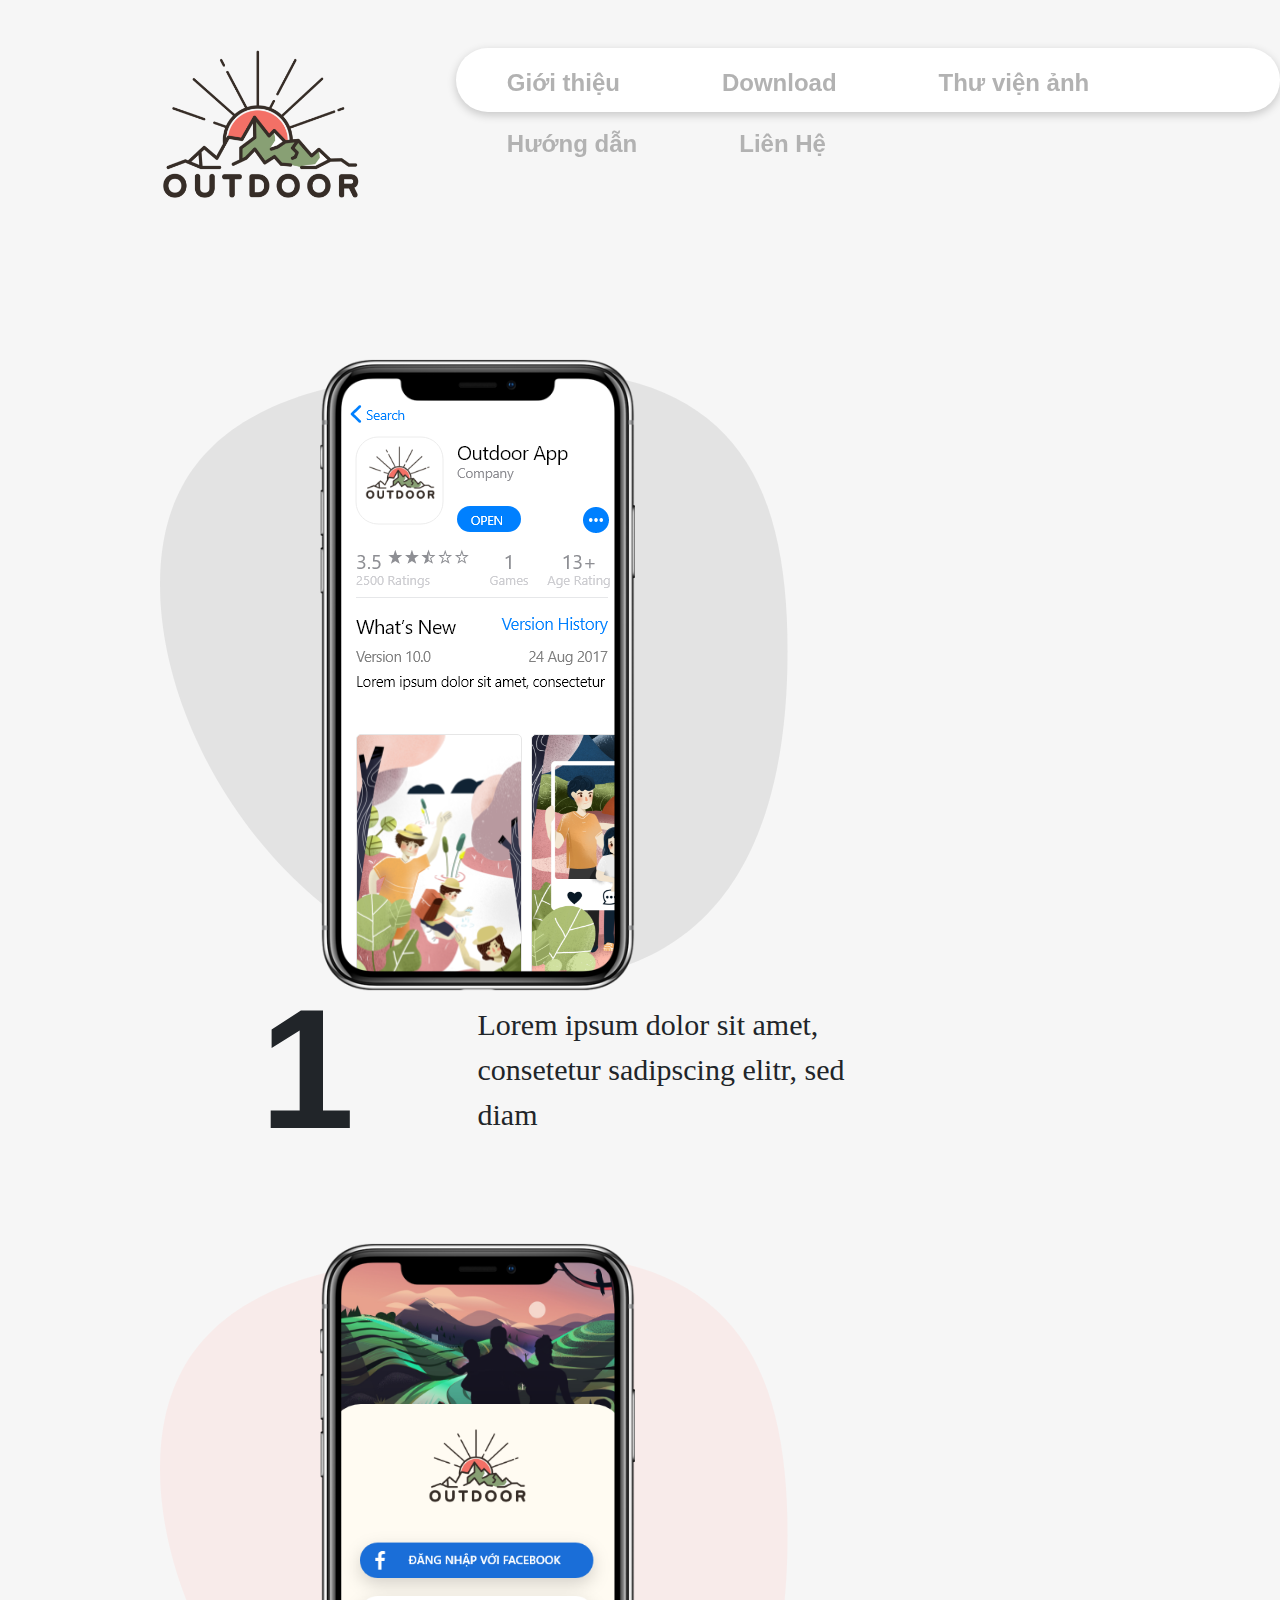
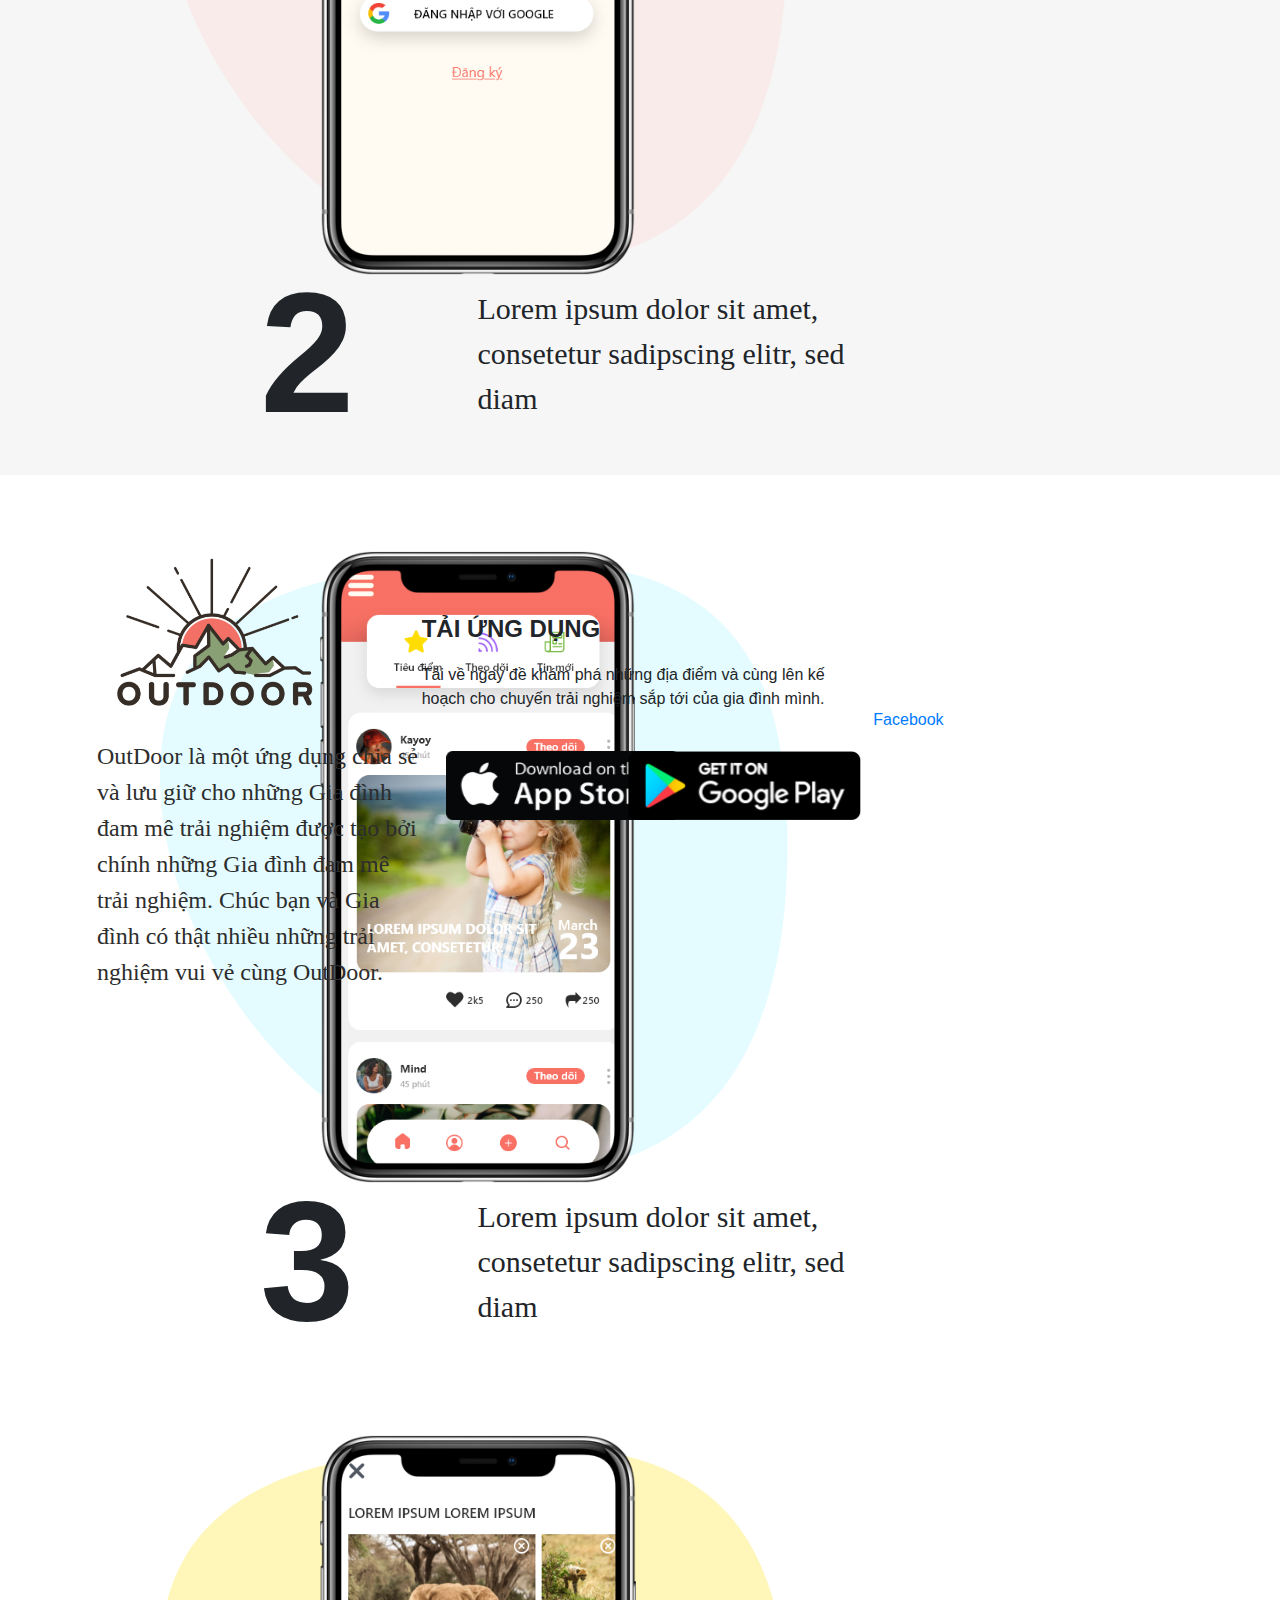
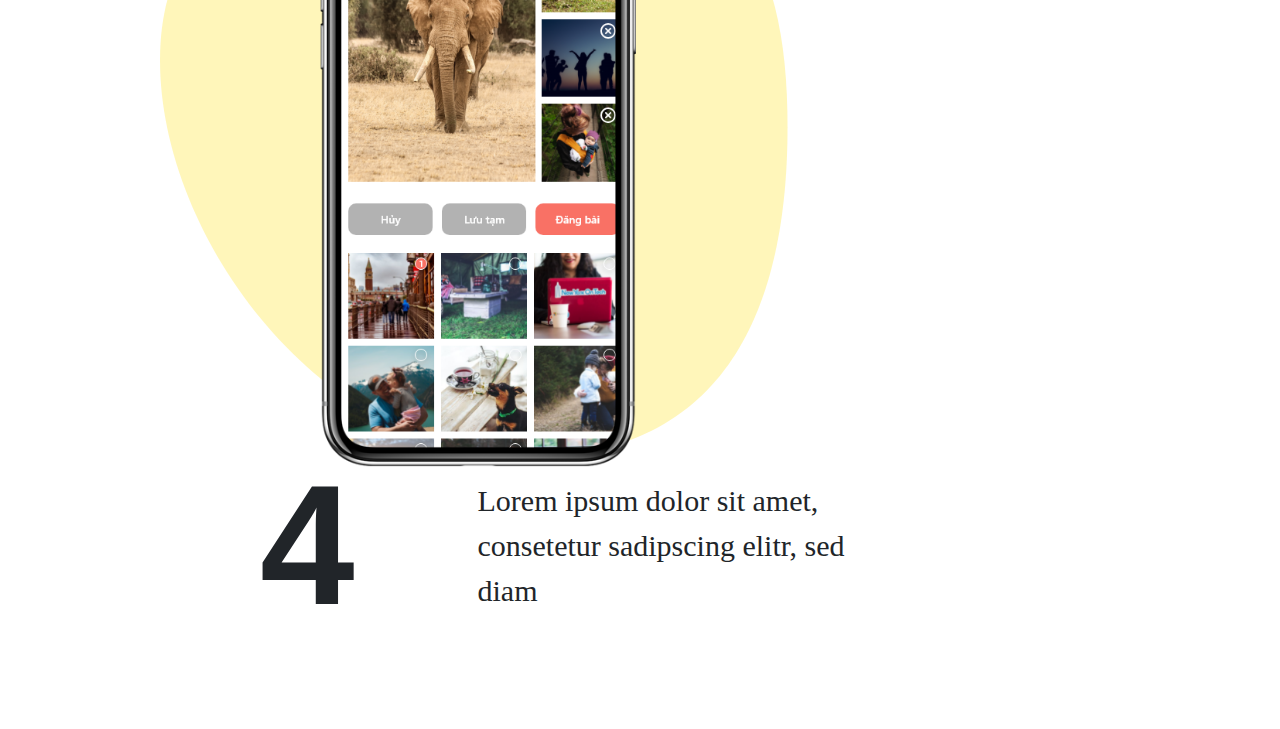
<file: tutorial.html>
<!doctype html>
<html lang="en">

<head>
    <title>Title</title>
    <!-- Required meta tags -->
    <meta charset="utf-8">
    <meta name="viewport" content="width=device-width, initial-scale=1, shrink-to-fit=no">

    <!-- Bootstrap CSS -->
    <link rel="stylesheet" href="https://stackpath.bootstrapcdn.com/bootstrap/4.3.1/css/bootstrap.min.css"
        integrity="sha384-ggOyR0iXCbMQv3Xipma34MD+dH/1fQ784/j6cY/iJTQUOhcWr7x9JvoRxT2MZw1T" crossorigin="anonymous">
    <link rel="stylesheet" href="style.css">
    <link rel="stylesheet" href="responsive.css">

</head>

<body>

    <div class="tutorial">
        <div class="layer-tutorial">
            <div class="row">
                <!-- logo -->
                <div class="col-lg-5 col-md-2 box-logo">

                    <a class="navbar-brand ml logo" href="#">
                        <img src="img/LOGO-OUTDOOR-01.png">
                    </a>

                </div>
                <!-- /logo -->
                <!-- menu -->
                <div class="col-lg-7 col-md-10">
                    <nav class="navbar navbar-expand-lg navbar-light  sticky-top menu-mb">
                        <button class="navbar-toggler btn" type="button" data-toggle="collapse" data-target="#navbarNav"
                            aria-controls="navbarNav" aria-expanded="false" aria-label="Toggle navigation">
                            <span class="navbar-toggler-icon"></span>
                        </button>
                        <div class="collapse navbar-collapse" id="navbarNav">
                            <ul class="nav menu menu-download">
                                <li class="nav-item">
                                    <a class="nav-link text-menu" aria-current="page" href="index.html">Giới thiệu</a>
                                </li>
                                <li class="nav-item">
                                    <a class="nav-link text-menu" href="download.html">Download</a>
                                </li>
                                <li class="nav-item">
                                    <a class="nav-link text-menu" href="photo-library.html">Thư viện ảnh</a>
                                </li>
                                <li class="nav-item ">
                                    <a class="nav-link text-menu" href="tutorial.html">Hướng dẫn</a>
                                </li>
                                <li class="nav-item">
                                    <a class="nav-link text-menu" href="contact.html">Liên Hệ</a>
                                </li>
                            </ul>
                        </div>
                    </nav>
                </div>
                <!-- /menu -->
            </div>

            <!-- content -->
            <div class="row" style="width: 100%;">
                <div class="row mt-4 " style="width: 100%;">
                    <!-- content-1 -->
                    <div class="col box-tutorial-1">
                        <div class="row ">

                            <div>
                                <img src="img/Path 2.png" class="background-t1  " alt="">
                            </div>
                            <div class="img-tutorial-1 ">
                                <a href="#">
                                    <img src="img/Component 13 – 1.png" class=" img-fluid" alt="">
                                </a>
                            </div>
                        </div>
                        <div class="row ">
                            <div class="col-3 text-19 p-0">
                                <p>1</p>
                            </div>
                            <div class="col-9 text-20">
                                <p class="size-text">Lorem ipsum dolor sit amet, consetetur sadipscing elitr, sed diam
                                </p>
                            </div>
                        </div>
                    </div>
                    <!-- /content1 -->

                    <!-- content2 -->
                    <div class="col box-tutorial-1">
                        <div class="row  ">

                            <div>
                                <img src="img/Path 3.png" class="background-t1" alt="">
                            </div>
                            <div class="img-tutorial-1">
                                <a href="#">
                                    <img src="img/Component 12 – 1.png" class="img-fluid" alt="">
                                </a>
                            </div>
                        </div>
                        <div class="row">
                            <div class="col-3 text-19 p-0">
                                <p>2</p>
                            </div>
                            <div class="col-9 text-20">
                                <p class="size-text ">Lorem ipsum dolor sit amet, consetetur sadipscing elitr, sed
                                    diam
                                </p>
                            </div>
                        </div>
                    </div>
                    <!-- /content 2 -->
                </div>

                <div class="row mt-4 " style="width: 100%;">
                    <!-- content-1 -->
                    <div class="col box-tutorial-1">
                        <div class="row ">

                            <div>
                                <img src="img/Path 4.png" class="background-t1  " alt="">
                            </div>
                            <div class="img-tutorial-1 ">
                                <a href="#">
                                    <img src="img/Component 10 – 1.png" class=" img-fluid" alt="">
                                </a>
                            </div>
                        </div>
                        <div class="row">
                            <div class="col-3 text-19 p-0">
                                <p>3</p>
                            </div>
                            <div class="col-9 text-20">
                                <p class="size-text">Lorem ipsum dolor sit amet, consetetur sadipscing elitr, sed diam
                                </p>
                            </div>
                        </div>
                    </div>
                    <!-- /content1 -->

                    <!-- content2 -->
                    <div class="col box-tutorial-1">
                        <div class="row  ">

                            <div>
                                <img src="img/Path 5.png" class="background-t1" alt="">
                            </div>
                            <div class="img-tutorial-1">
                                <a href="#">
                                    <img src="img/Component 11 – 1.png" class="img-fluid" alt="">
                                </a>
                            </div>
                        </div>
                        <div class="row">
                            <div class="col-3 text-19 p-0">
                                <p>4</p>
                            </div>
                            <div class="col-9 text-20">
                                <p class="size-text ">Lorem ipsum dolor sit amet, consetetur sadipscing elitr, sed
                                    diam
                                </p>
                            </div>
                        </div>
                    </div>
                    <!-- /content 2 -->
                </div>

            </div>


        </div>


        <!-- /content -->

        <!-- footer -->
        <div class="layer-6 row">
            <div class="col-lg-4 col-md-12 ">
                <div class="row  ">
                    <a href="#" class="logo-ft">
                        <img src="img/LOGO-OUTDOOR-01.png" alt="">
                    </a>
                </div>
                <div class="row">
                    <p class=" text-14">OutDoor là một ứng dụng chia sẻ và lưu giữ cho những Gia đình đam mê trải nghiệm
                        được tạo bởi chính những Gia đình đam mê trải nghiệm.
                        Chúc bạn và Gia đình có thật nhiều những trải nghiệm vui vẻ cùng OutDoor.</p>
                </div>
            </div>
            <div class="col-lg-4 col-md-12 align-self-center box-1">
                <div class="row">
                    <p class="text-15">TẢI ỨNG DỤNG</p>
                    <p class="text-16">Tải về ngay đề khám phá những địa điểm và cùng lên kế hoạch cho chuyến trải
                        nghiệm sắp tới của gia đình mình.</p>
                </div>
                <div class="row">
                    <div class="col-lg-5 col-md-12 p-md-4 ">
                        <a href="#" class="">
                            <img src="img/appstore.png" class="img-1" alt="">
                        </a>
                    </div>
                    <div class="col-lg-5 col-md-12 p-md-4">
                        <a href="#" class="">
                            <img src="img/download-android.png" class="img-1" alt="">
                        </a>
                    </div>
                </div>

            </div>
            <div class="col-lg-4 col-md-12 align-self-center box-1">
                <div class="fb-page" data-href="https://www.facebook.com/facebook" data-tabs="timeline" data-width="390"
                    data-height="355" data-small-header="true" data-adapt-container-width="true" data-hide-cover="true"
                    data-show-facepile="true">
                    <blockquote cite="https://www.facebook.com/facebook" class="fb-xfbml-parse-ignore"><a
                            href="https://www.facebook.com/facebook">Facebook</a></blockquote>
                </div>
            </div>
        </div>
        <!-- /footer -->
    </div>
    <!-- Optional JavaScript -->
    <!-- jQuery first, then Popper.js, then Bootstrap JS -->
    <script async defer crossorigin="anonymous" src="https://connect.facebook.net/vi_VN/sdk.js#xfbml=1&version=v11.0"
        nonce="gGGElQl7"></script>
    <script src="https://code.jquery.com/jquery-3.3.1.slim.min.js"
        integrity="sha384-q8i/X+965DzO0rT7abK41JStQIAqVgRVzpbzo5smXKp4YfRvH+8abtTE1Pi6jizo" crossorigin="anonymous">
    </script>
    <script src="https://cdnjs.cloudflare.com/ajax/libs/popper.js/1.14.7/umd/popper.min.js"
        integrity="sha384-UO2eT0CpHqdSJQ6hJty5KVphtPhzWj9WO1clHTMGa3JDZwrnQq4sF86dIHNDz0W1" crossorigin="anonymous">
    </script>
    <script src="https://stackpath.bootstrapcdn.com/bootstrap/4.3.1/js/bootstrap.min.js"
        integrity="sha384-JjSmVgyd0p3pXB1rRibZUAYoIIy6OrQ6VrjIEaFf/nJGzIxFDsf4x0xIM+B07jRM" crossorigin="anonymous">
    </script>
</body>

</html>
</file>
<file: style.css>
@font-face{
    font-family:"utm-bryantlg";
    src:url("https://candyfonts.com/wp-data/2018/10/26/11264/UTM BryantLG.ttf") format("woff"),
    url("https://candyfonts.com/wp-data/2018/10/26/11264/UTM BryantLG.ttf") format("opentype"),
    url("https://candyfonts.com/wp-data/2018/10/26/11264/UTM BryantLG.ttf") format("truetype");
}
.home{
    width: 100%;
    height: 5500px;
    position: relative;
}
.text-menu{
    color: #B2B2B2;
    font-family: "utm-bryantlg",arial, serif;
    font-size: 24px;
    font-style: normal;
	font-weight: bold;
    font-style: normal;
    white-space: nowrap;
    font-weight: bold;
  
}
.menu{
    background-color: white;
    border-radius: 50px;
    z-index: 0;
    position: absolute;
    left: -380px;
   
    top: 45px;
    height: 64px;
    box-shadow: 0 3px 10px rgb(0 0 0 / 0.2);

    
    
}
.menu li{
 
    padding: 0 35px;
}
.menu li a{
    padding-top: 17px;
}
.text-menu:hover{
    color: rgba(249,113,101,1);
}
.background_1{
    position: absolute;
	
	height: 1080.015px;
    top: 0px;
	overflow: visible;
    z-index: -1;
    left: -10px;
    width: 100%;
    background-repeat: no-repeat;
    background-attachment: fixed;
  background-size: cover;
    
}
.ml{
    margin-left: 143px;
}
.text-1{
    font-size:98px;
    font-family: "utm-bryantlg",arial, serif;
    font-weight: bold;
    color: rgba(45,45,45,1);
	text-transform: uppercase;
    font-style: normal;

}
.text-2{
    font-family: "utm-bryantlg",arial, serif;
	font-style: normal;
	font-weight: bold;
	font-size: 38px;
	color: rgba(45,45,45,1);
	text-transform: uppercase;
}
.text-3{
    font-family: Montserrat;
	font-style: normal;
	font-weight: normal;
	font-size: 30px;
	color: rgba(0,0,0,1);
    width: 717px;
	height: 120px;
	text-align: left;
}
.text-4{
    width: 377px;
	height: 59px;
	text-align: left;
	font-family: 'Montserrat';
	font-style: normal;
	font-weight: bold;
	font-size: 38px;
	color: rgba(45,45,45,1);
	text-transform: uppercase;
    
}
.text-5{
    left: 968px;
    top: 1285px;
    position: absolute;
    overflow: visible;
    width: 745px;
    height: 100px;
    text-align: left;
    font-family: "utm-bryantlg",arial, serif;
    font-style: normal;
    font-weight: bold;
    font-size: 65px;
    color: rgba(255,255,255,1);
    text-transform: uppercase;
}
.text-6{
    width: 675px;
    height: 232px;
    text-align: left;
    font-family: Montserrat;
    font-style: normal;
    font-weight: normal;
    font-size: 30px;
    color: rgba(255,255,255,1);
    left: 968px;
	top: 1370px;
	position: absolute;
	overflow: visible;
}
.text-7{
    left: 278px;
    top: 2317px;
    position: absolute;
    overflow: hidden;
    width: 1055px;
    height: 84px;
    text-align: left;
    font-family: "utm-bryantlg",arial, serif;
    font-style: normal;
    font-weight: bold;
    font-size: 60px;
    color: rgba(45,45,45,1);
    text-transform: uppercase;
}
.text-8{
    left: 278px;
    top: 2413px;
    position: absolute;
    overflow: visible;
    width: 675px;
    height: 232px;
    text-align: left;
    font-family: Montserrat;
    font-style: normal;
    font-weight: normal;
    font-size: 30px;
    color: rgba(45,45,45,1);
}
.text-9{
    left: 960px;
	top: 3425px;
	position: absolute;
	overflow: hidden;
	width: 920px;
	height: 79px;
	text-align: left;
    font-family: "utm-bryantlg",arial, serif;
	font-style: normal;
    font-weight: bold;
	font-size: 65px;
	color: rgba(45,45,45,1);
	text-transform: uppercase;
}
.text-10{
    left: 968px;
    top: 3509px;
    position: absolute;
    overflow: visible;
    width: 675px;
    height: 232px;
    text-align: left;
    font-family: Montserrat;
    font-style: normal;
    font-weight: normal;
    font-size: 30px;
    color: rgba(45,45,45,1);
}
.text-11{
    left: 278px;
		top: 4490px;
		position: absolute;
		overflow: hidden;
		width: 701px;
		height: 167px;
		text-align: left;
        font-family: "utm-bryantlg",arial, serif;
		font-style: normal;
		font-weight: bold;
		font-size: 65px;
		color: rgba(45,45,45,1);
		text-transform: uppercase;
}
.text-12{
    left: 278px;
    top: 4657px;
    position: absolute;
    overflow: visible;
    width: 675px;
    height: 232px;
    text-align: left;
    font-family: Segoe UI;
    font-style: normal;
    font-weight: normal;
    font-size: 30px;
    color: rgba(45,45,45,1);
}
.text-13{
    left: 418px;
		top: 4821px;
		position: absolute;
		overflow: visible;
		width: 399px;
		height: 59px;
		text-align: left;
		font-family: Montserrat;
		font-style: normal;
		font-weight: bold;
		font-size: 38px;
		color: rgba(45,45,45,1);
		text-transform: uppercase;
}
.text-14{
    width: 435px;
    height: 215px;
    margin-left: 112px;
    width: 422px;
    text-align: left;
		font-family: Segoe UI;
		font-style: normal;
		font-weight: normal;
		font-size: 24px;
		color: rgba(45,45,45,1);
}
.text-15{
    font-weight: bold;
    font-size: 24px;
}
.text-16{
    width: 490px;
}
.text-17{
    left: 170px;
    top: 351px;
    position: absolute;
    overflow: visible;
    width: 1166px;
    height: 289px;
    text-align: left;
    font-family: "utm-bryantlg",arial, serif;
    font-style: normal;
    font-weight: bold;
    font-size: 65px;
    color: rgba(255,255,255,1);
    text-transform: uppercase;
}
.text-18{
    left: 170px;
		top: 448px;
		position: absolute;
		overflow: visible;
		width: 981px;
		height: 83px;
		text-align: left;
		font-family: Montserrat;
		font-style: normal;
		font-weight: normal;
		font-size: 30px;
		color: rgba(255,255,255,1);
}
.text-19{
    font-size: 170px;
    font-weight: bold;
    font-family: "utm-bryantlg",arial, serif;
    left: 100px;
    top: -40px;
}
.text-20{
    font-size: 30px;
    font-family: Montserrat;
    left: 10px;
   
  
}
.text-21{
    text-align: left;
    font-family: Montserrat;
    font-style: normal;
    font-weight: bold;
    font-size: 30px;
    color: rgba(45,45,45,1);
}
.text-21:hover{
    color: black;
    font-style: normal;
    text-decoration: none;
}
.box-tutorial-2{
    left: 240px;
}
.size-text{
    width: 393px;
    margin-left: 30px;
    margin-top: 20px;
}
.component_1{
    width: 765px;
    height: 316px;
}
.component_2{
    margin-top: 100px;
}
.img-1{
    
    width: 233px;
    height: 69px;
}
.img-1-dl{
    width: 443px;
    height: 137px;
}
.img-2{
    position: absolute;
		width: 223px;
		height: 69px;
		left: 393px;
		top: 4882px;
		overflow: visible;
}
.img-3{
    position: absolute;
		width: 234px;
		height: 69px;
		left: 629px;
		top: 4882px;
		overflow: visible;
}
.img-download{
    
    margin-top: 226px;
    margin-left: 178px;

}
.logo{
    margin-bottom: 110px;
    margin-top: 32px;
   
}

.layer-2{
    background-image: url('img/Rectangle2.png');
    height: 1081px;
    
    margin-top: 184px;
    width: 100%;
    background-repeat: no-repeat;
    background-attachment: fixed;
  background-size: cover;

}
.layer-3{
    background-image: url('img/Rectangle3.png');
    height: 1080px;
    width: 100%;
    background-repeat: no-repeat;
    background-attachment: fixed;
  background-size: cover;
   
}
.layer-4{
    background-image: url('img/bg-4.png');
    height: 1081px;
    width: 100%;
    background-repeat: no-repeat;
    background-attachment: fixed;
  background-size: cover;
    
}
.layer-5{
    background-image: url('img/Rectangle4.png');
    height: 1081px;
    width: 100%;
    background-repeat: no-repeat;
    background-attachment: fixed;
  background-size: cover;
    
}
.layer-6{
    height: 705px;
}
.layer-download{
   
    height: 1080px;
    width: 100%;
    background-repeat: no-repeat;
    background-attachment: fixed;
  background-size: cover;
    background-image: url('img/Rectangle6.png');
}
.logo-ft{
    
    margin-left: 112px;
    margin-top: 70px;

}
.box-1{
    top: -100px;
}


.menu-download{
    left: -90px;
    top: 48px;
}

.photo{
    height: 1125px;
    background-color: #ECFDFF;
    width: 100%;
    
    background-attachment: fixed;
  background-size: cover;
    
}
.box-photo{
    height: 831px;
    margin-left: 70px;
    margin-top: -97px;
}
.box-photo-1{
    
    padding-left: 0px;
    padding-right: 0px;
    left: 73px;

}

.box-photo-2{
    width: 410px;
}
.box-photo-3{
    margin-top: -1px;
    margin-left: 0px;
    margin-right: 0px;
}

.slideshow{
    display: none;
}
.layer-tutorial{
    background-color: #F6F6F6;
    height: 2075px;
    
    width: 100%;
    
    background-attachment: fixed;
  background-size: cover;
}
.box-tutorial-1{
    margin-left: 190px;
    margin-right: 40px;
   

    
    
}

.img-tutorial-1{
   
    position: absolute;
    top: -10px;
    left: 160px;
     
    
    
}

.contact{
    background-image: url('img/Rectangle7.png');
    height: 1080px;
    width: 100%;
    background-repeat: no-repeat;
    background-attachment: fixed;
  background-size: cover;
 
}


.box-contact{
    margin-left: 430px  !important; 
    position: relative;
}



@media only screen and (max-width: 767px) {
   
    .box-contact{
        margin-left: 40px  !important; 
        position: relative;
    }
    .text-21{
        text-align: left;
        font-family: Montserrat;
        font-style: normal;
        font-weight: bold;
        font-size: 15px;
        color: rgba(45,45,45,1);
    }
    .text-21:hover{
        color: black;
        font-style: normal;
        text-decoration: none;
    }
    .text-21 img{
        width: 15px;
    }
    .img-1{
        width: 200px;
        
    margin-left: 50px;

    }
    .img-logo{
      display: none;
    }
    
    .menu{
        height: 300px;
        width: 300px;
        margin-left: -40px;
    }
    .menu li{
        height: 50px;
    }
    .btn{
        margin-left: -160px;
        margin-top: -80px;
    }

    .btn1{
        margin-top: -160px !important;
    }

    
    
}
</file>
<file: responsive.css>
@media only screen and (max-width: 767px) {
   
  /* download */
   .text-17{
       font-size: 30px;
       left: 20px;
       width: 100%;
   }
   .text-18{
       font-size: 20px;
       left: 20px;
       width: 100%;
   }
   .box-download-mb{
       margin-left: 0px;
   }
    .img-1-dl{
        width: 200px;
        margin: auto;
        height: 69px;
    }
    .img-1{
        margin:10px 0 10px 80px;
       
    }
    .left-mb{
        left: -100px;
       margin-top: 10px;
       margin-bottom: 10px;
    }
    .download{
        height: 2140px;
    }



    /* menu+logo */
   
    .logo img{
        width: 100px;
    }
    .menu{
        height: 300px;
        width: 300px;
        margin-left: -40px;
    }
    .menu li{
        height: 50px;
    }
    .btn{
        margin-left: -170px;
        margin-top: 0px;
       
    }
    .box-logo{
        
    left: 240px;
    top: -40px;


    }


    /* footer */
    .logo-ft{
        margin-left: 80px;
        
    }
    .logo-ft img{
        width: 200px;
    }
    .text-14{
        margin:0 40px 0px 30px;
        font-size: 15px;

    }
    .text-15 {
        margin: auto;
    }
    .text-16{
        margin:0 40px 0px 30px;
    }
    .text-17{
        top: 250px;
    }
    .text-18{
        top: 350px;
    }
    .fb-page{
        top: 30px;
        left: 40px;
        width: 80%;
    
    }



    /* tutorial */
    .tutorial{
        
    height: 4050px;

    }
    .layer-tutorial{
        height: 2850px;
    }

    .background-t1  {
        width: 100%;
        
        margin-left: 29px;

    }
    .box-tutorial-1{
        margin: 0px;
    }
    .img-tutorial-1{
        top: -40px;
    }
    .img-tutorial-1 a{
        margin-left: -50px;
    }
    .text-19{
        font-size: 110px;
    font-weight: bold;
    font-family: "utm-bryantlg",arial, serif;
    top: -10px;
    left: 80px;
    margin-left: -10px;
    margin-right: 5px;
    margin-top: 55px;
    
    }
    .text-20{
        font-size: 20px;
        font-family: Montserrat;
        left: 0px;
        height: 170px;
        margin-top: 60px;
        
    

        
       
      
    }
    .size-text{
        width: 255px;

    }

    /* end tutorial */


    /* photo-library */

    .photo-library{
        
    height: 2380px;

    }
    .box-photo{
        display: none;
    }
    .slideshow{
        display: block;
    }


     /* end photo-library */


     /* index */
     .home{
         
    height: 6550px;

     }
        .ml{
            margin-left: 25px;
            width: 100%;
        }

        .text-1{
            font-size:48px;
            font-family: "utm-bryantlg",arial, serif;
            font-weight: bold;
            color: rgba(45,45,45,1);
	        text-transform: uppercase;
            font-style: normal;
        }
        .text-2{
            font-size: 28px;
            width: 100%;
        }
        .text-3{
            font-size: 20px;
            width: 100%;
        }
        .text-4{
            margin-left: 18px;
            margin-top: 30px;
        }

        .component_2 {
            margin-top: 25px;
            margin-bottom: 20px;
        }
        .background_1{
            display: none;

        }

        .text-5 {
            font-size: 38px;
            left: 18px;
        }
        .text-6,.text-8,.text-10,.text-12{
            font-size: 24px;
            left: 18px;
            width: 95%;
            margin-top: 10px;
        }
        .text-10{
            margin-top: 30px !important;
        }

        .text-7,.text-9{
            font-size: 38px;
            left: 18px;
            width: 94%;
            height: 115px;
            margin-bottom: 10px;
        }

        .text-11{
            font-size: 36px;
            left: 18px;
            width: 98%;
        }

        .text-12{
            top:4543px;
            width: 92% !important;
        }
        .text-13{
            left: 18px;
            font-size: 38px;
        }
        .img-2{
            
    left: 65px;
    top: 4900px;

        }
        .img-3{
            
    left: 65px;
    top: 4998px;
    
    width: 223px;


        }




     /* end index */

  
    
    
    
}
</file>
<file: responsive-index.css>
.menu{
    left: -300px !important;
}

.fix-img{
    margin-left: 200px;
}


@media only screen and (max-width: 767px) {
    .box-logo{
        
    left: 273px;


    }

    .fix-img{
        margin-left: 80px;
    }

    .btn{
        margin-left: 0px;
        margin-top: -1700px;
    }

    .menu{
        left: 0px !important;
        
        top: -820px !important;
        margin-left: 36px !important;

    }
    .menu li{
        padding-top: 10px;
        padding-bottom: 10px;
    }

    .layer-2{
        background-image: url('img/Rectangle2-mobile.png');
        height: 1081px;
        
        margin-top: 184px;
        width: 100%;
        background-repeat: no-repeat;
        background-attachment: fixed;
      background-size: cover;
    
    }

}
</file>
